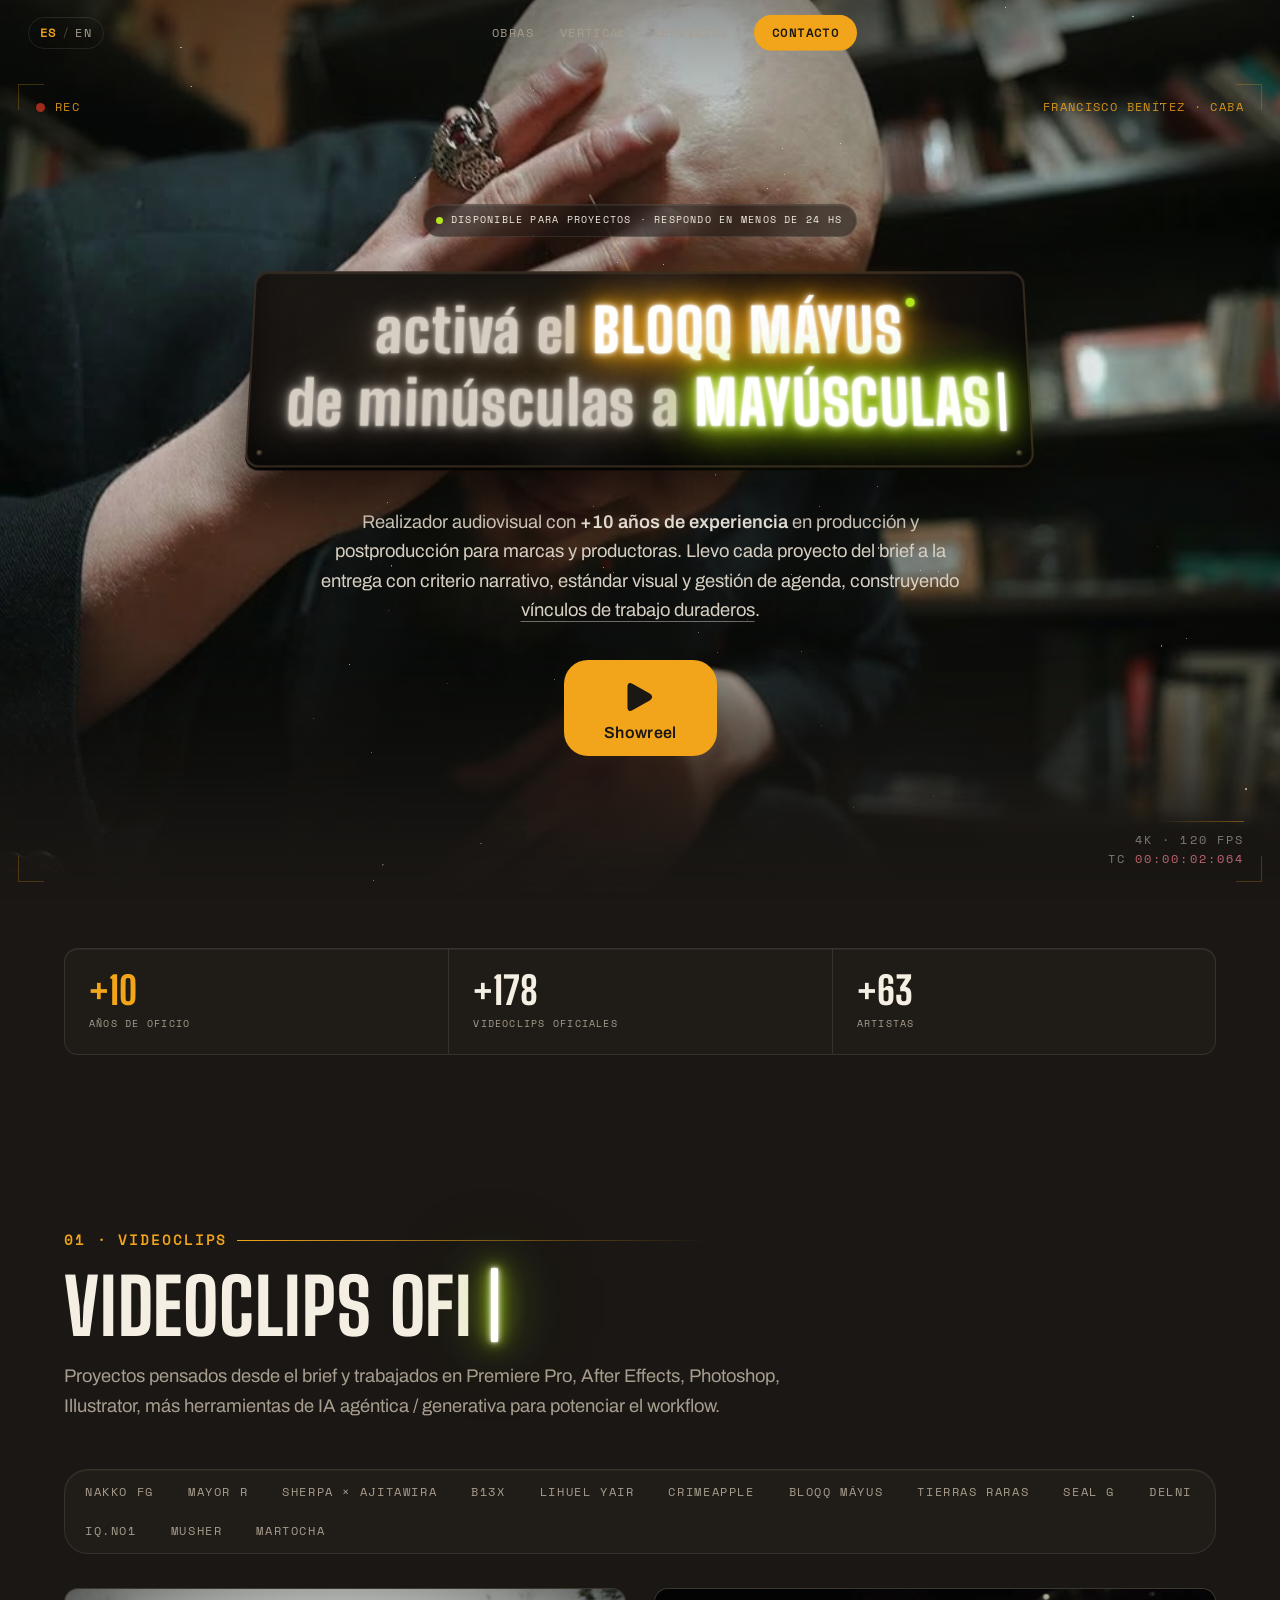
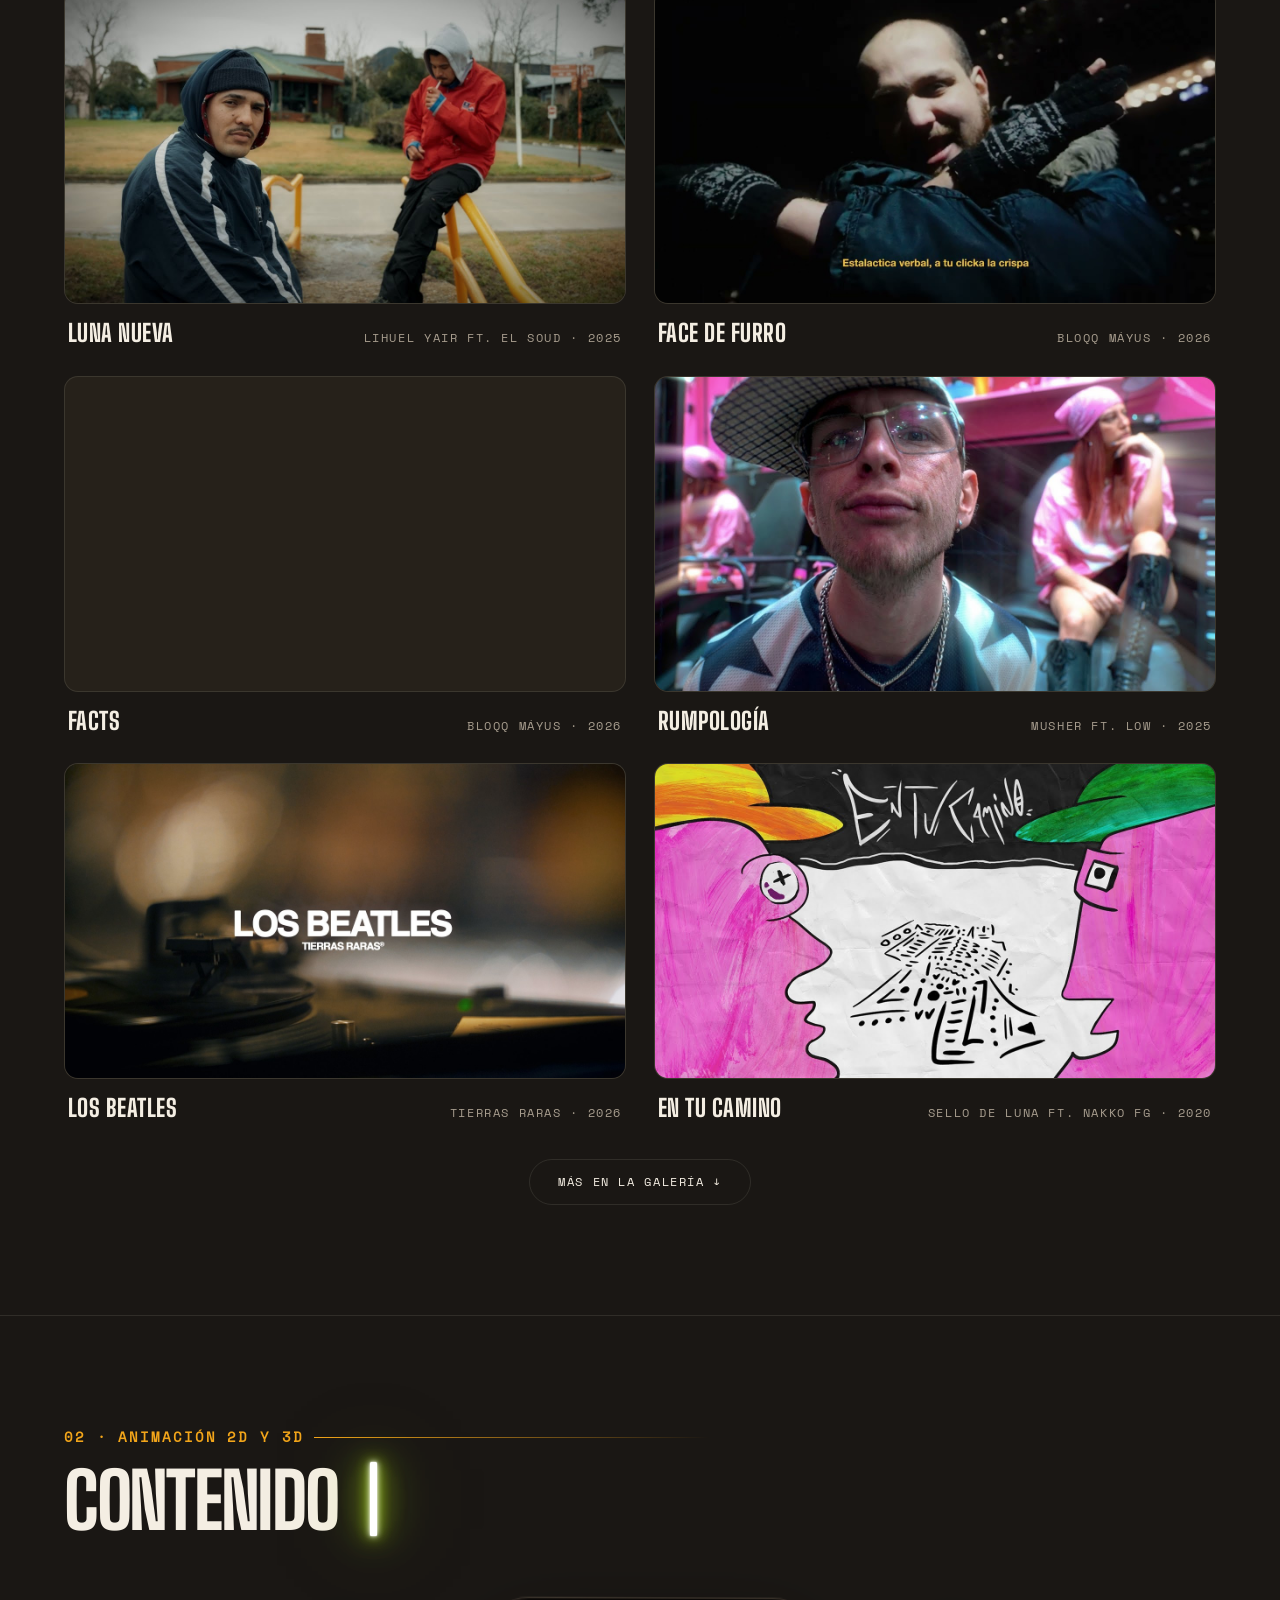
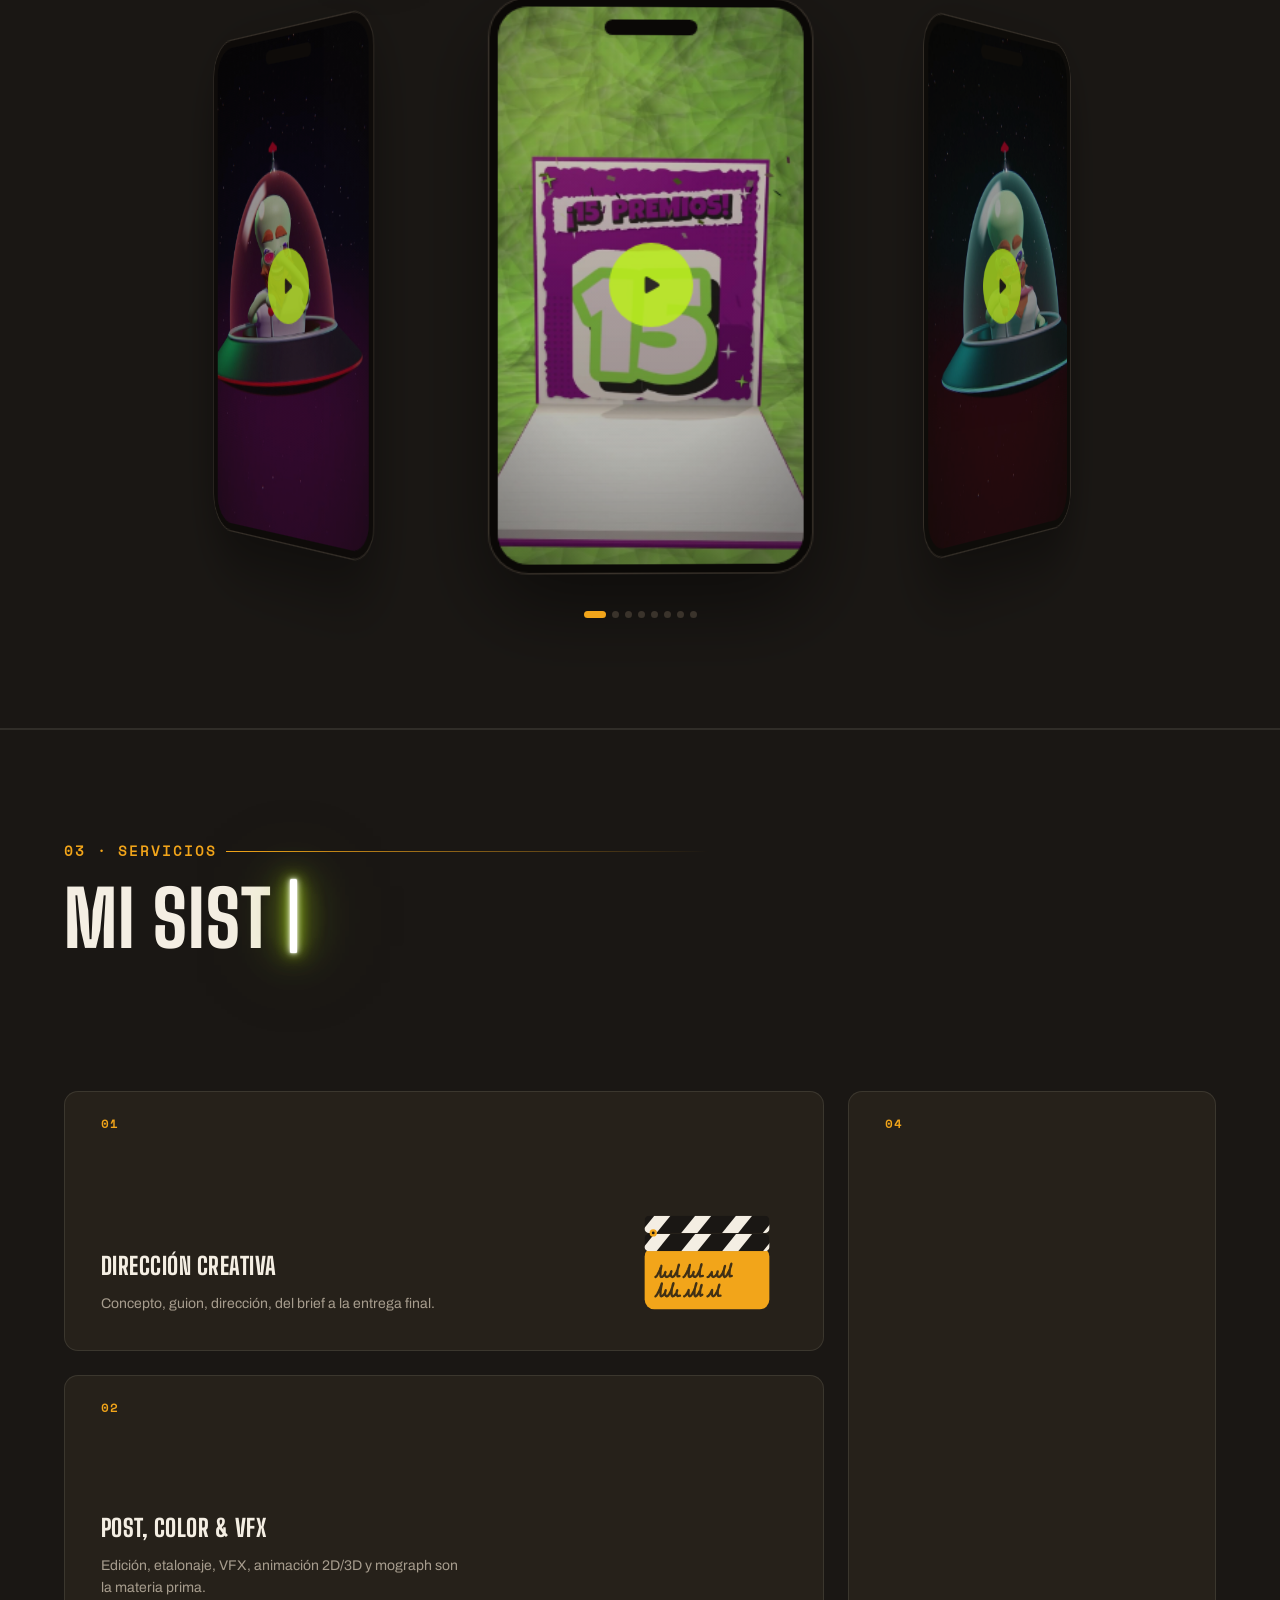
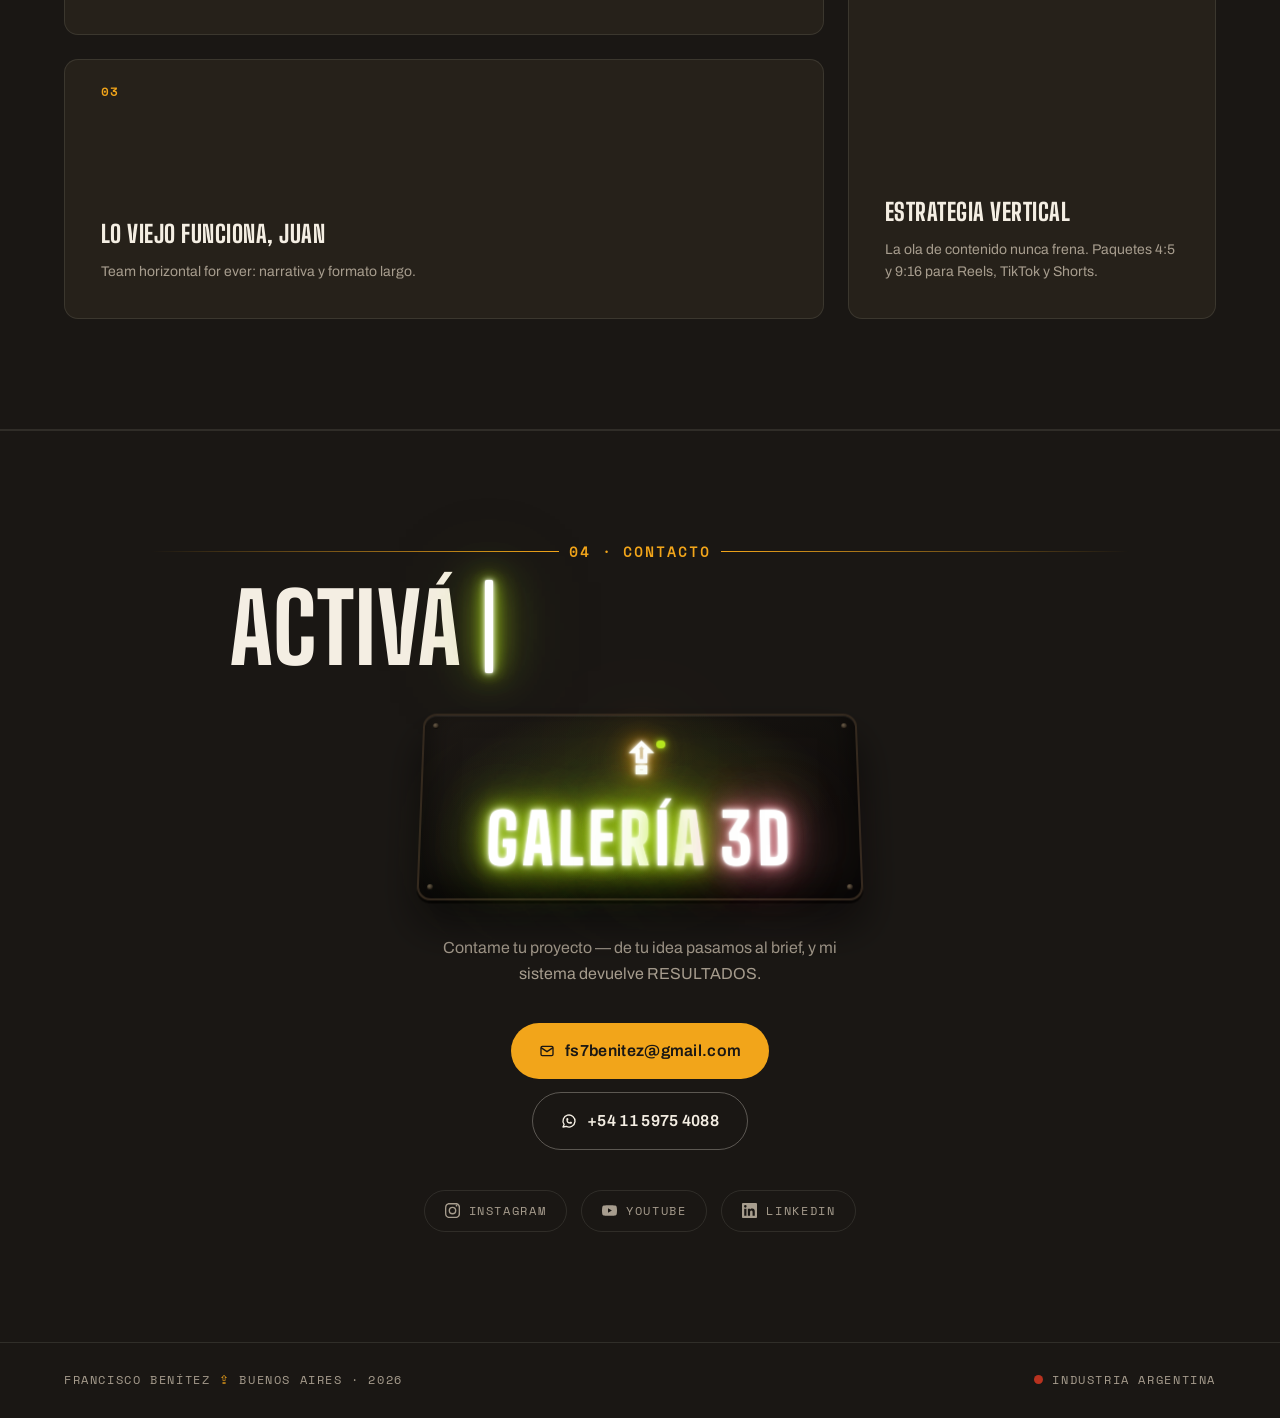
<file: index.html>
<!DOCTYPE html>
<html lang="es">
<head>
<meta charset="UTF-8">
<meta http-equiv="Content-Security-Policy" content="default-src 'self'; script-src 'self' 'unsafe-inline'; style-src 'self' 'unsafe-inline'; img-src 'self' data: blob: https://i.ytimg.com https://bloqqmayus.github.io; media-src 'self' blob: https://bloqqmayus.github.io; font-src 'self'; frame-src 'self' https://www.youtube-nocookie.com https://player.vimeo.com; connect-src 'self' https://api.github.com; object-src 'none'; base-uri 'self'; form-action 'none'">
<meta name="referrer" content="strict-origin-when-cross-origin">
<meta name="viewport" content="width=device-width, initial-scale=1.0">
<title>Francisco Benítez — BLOQQ MÁYUS · Filmmaker &amp; Contenido Vertical</title>
<meta name="description" content="Francisco Benítez, alias BLOQQ MÁYUS: director creativo, rapero y filmmaker argentino. Guión, montaje, edición, VFX, motion graphics y contenido vertical. CABA, Buenos Aires.">
<link rel="canonical" href="https://bloqqmayus.github.io/">
<meta name="theme-color" content="#1A1714">
<meta property="og:type" content="website">
<meta property="og:url" content="https://bloqqmayus.github.io/">
<meta property="og:title" content="Francisco Benítez — BLOQQ MÁYUS · Filmmaker &amp; Contenido Vertical">
<meta property="og:description" content="Director creativo, rapero y filmmaker: guión, montaje, edición, VFX y motion graphics. De tu idea, al RESULTADO. Buenos Aires, Argentina.">
<meta property="og:image" content="https://bloqqmayus.github.io/assets/hero/og-anterior.jpg">
<meta property="og:image:width" content="1200">
<meta property="og:image:height" content="630">
<meta property="og:image:alt" content="Cuadro del showreel de Francisco Benítez (BLOQQ MÁYUS)">
<meta property="og:site_name" content="BLOQQ MÁYUS">
<meta property="og:locale" content="es_AR">
<meta name="twitter:card" content="summary_large_image">
<meta name="twitter:title" content="Francisco Benítez — BLOQQ MÁYUS · Filmmaker">
<meta name="twitter:description" content="Director creativo, rapero y filmmaker: guión, montaje, edición, VFX y motion graphics. De tu idea, al RESULTADO.">
<meta name="twitter:image" content="https://bloqqmayus.github.io/assets/hero/og-anterior.jpg">
<!-- Datos estructurados para buscadores e IAs (schema.org). Si cambian email, teléfono o redes en
     content/site.js, actualizarlos también acá: Google lee esto sin ejecutar JS. -->
<script type="application/ld+json">
{
  "@context": "https://schema.org",
  "@type": "Person",
  "@id": "https://bloqqmayus.github.io/#persona",
  "name": "Francisco Benítez",
  "alternateName": ["BLOQQ MÁYUS", "Bloqq Máyus"],
  "url": "https://bloqqmayus.github.io/",
  "image": "https://bloqqmayus.github.io/assets/hero/og-reel.jpg",
  "jobTitle": "Director creativo y filmmaker",
  "description": "Director creativo, rapero y filmmaker argentino: guion, montaje, edición, VFX, motion graphics y contenido vertical.",
  "knowsAbout": ["Dirección de videoclips", "Edición de video", "Color", "VFX", "Motion graphics", "Animación 2D/3D", "Contenido vertical"],
  "email": "mailto:fs7benitez@gmail.com",
  "telephone": "+54 11 5975 4088",
  "address": { "@type": "PostalAddress", "addressLocality": "Ciudad Autónoma de Buenos Aires", "addressCountry": "AR" },
  "sameAs": [
    "https://instagram.com/bloqqmayus",
    "https://youtube.com/@bloqqmayus",
    "https://www.linkedin.com/in/franciscosben%C3%ADtez/"
  ]
}
</script>
<link rel="preload" href="assets/fonts/big-shoulders-display-latin-800-normal.woff2" as="font" type="font/woff2" crossorigin>
<link rel="preload" href="assets/fonts/archivo-latin-400-normal.woff2" as="font" type="font/woff2" crossorigin>
<link rel="preload" href="assets/fonts/space-mono-latin-400-normal.woff2" as="font" type="font/woff2" crossorigin>
<link rel="icon" href="data:image/svg+xml,%3Csvg xmlns='http://www.w3.org/2000/svg' viewBox='0 0 32 32'%3E%3Crect width='32' height='32' rx='7' fill='%231A1714'/%3E%3Ctext x='16' y='23' font-size='19' font-family='Helvetica,Arial' font-weight='bold' text-anchor='middle' fill='%23F2A51A'%3E%E2%87%AA%3C/text%3E%3Ccircle cx='26' cy='6' r='3' fill='%23B5E61D'/%3E%3C/svg%3E">
<link rel="stylesheet" href="css/tokens.css">
<link rel="stylesheet" href="css/base.css">
<link rel="stylesheet" href="css/nav.css">
<link rel="stylesheet" href="css/hero.css">
<link rel="stylesheet" href="css/proof.css">
<link rel="stylesheet" href="css/work.css">
<link rel="stylesheet" href="css/vertical.css">
<link rel="stylesheet" href="css/services.css">
<link rel="stylesheet" href="css/contact.css">
<link rel="stylesheet" href="css/titles.css">
<link rel="stylesheet" href="css/work-cards.css">
<link rel="stylesheet" href="css/footer.css">
<link rel="stylesheet" href="css/overlays.css">
<link rel="stylesheet" href="css/reveal.css">
</head>
<body class="no-tips">
<canvas id="starfield" aria-hidden="true"></canvas>
<canvas id="starfieldTop" aria-hidden="true"></canvas>

<a class="skip" href="#trabajo">Saltar al contenido</a>

<nav id="nav">
  <div class="nav-in">
    <button type="button" id="langBtn" class="lang" data-lang="es" aria-label="Switch to English"><span class="l-es">ES</span><i>/</i><span class="l-en">EN</span></button>
    <div class="nav-links" id="navLinks">
      <div class="nl-l">
        <a href="#trabajo">Obras</a>
        <a href="#vertical">Vertical</a>
      </div>
      <div class="nl-mid" id="navMid">
        <a class="logo" href="#top" aria-label="Volver arriba"><span class="key">⇪</span></a>
      </div>
      <div class="nl-r">
        <a href="#servicios">Servicios</a>
        <a href="#contacto" class="cta">Contacto</a>
      </div>
    </div>
  </div>
</nav>

<header class="hero" id="top">
  <!-- ══════════ MEDIO DEL HEADER (imagen o video) ══════════════════════════
       Cambiarlo es UNA línea: el src de acá abajo. Atajo:  ./cambiar-hero.sh
       que actualiza esto Y la miniatura de WhatsApp/redes al mismo tiempo.
         · volver a la anterior:  assets/hero/anterior.jpg
         · imagen nueva:          copiá el archivo a assets/hero/ y usá su nombre
         · video:                 descomentá el <video> de abajo y borrá el <img>
         · AHORA: loop del showreel (reel.mp4 en compu, reel-vertical.mp4 en celu
           vertical, por <source media>); la foto anterior.jpg queda para volver
       El zoom suave en loop lo pone la CSS (.hero-img img/video), no el archivo.
       ⚠️ REGLA: si cambia el medio del header, cambia también og:image y
       twitter:image del <head> — es la vista previa al compartir el link.
       ═══════════════════════════════════════════════════════════════════════ -->
  <div class="hero-img">
    <picture><source srcset="assets/hero/anterior.avif" type="image/avif"><source srcset="assets/hero/anterior.webp" type="image/webp"><img src="assets/hero/anterior.jpg" width="1280" height="720" alt="Francisco Benítez mirando a cámara a través de sus dedos" fetchpriority="high" decoding="async"></picture>
    <!-- <video src="assets/hero/clip.mp4" poster="assets/hero/bloqq-bg.jpg" autoplay muted loop playsinline></video> -->
  </div>
  <div class="cam" aria-hidden="true"><span class="cam-c tl"></span><span class="cam-c tr"></span><span class="cam-c bl"></span><span class="cam-c br"></span></div>
  <div class="rec"><span class="rec-l"><i></i> REC</span><span class="rec-r">FRANCISCO BENÍTEZ · CABA</span></div>
  <div class="hero-in">
    <a class="avail" href="#contacto"><i aria-hidden="true"></i>Disponible para proyectos <span>· respondo en menos de 24 HS</span></a>
    <h1 class="hero-neon" id="heroNeon">
      <span class="hn-box">
        <span class="hn-screw bl"></span><span class="hn-screw br"></span>
        <span class="hn-row"><span class="hn-low">activá el</span> <span class="hn-tube hn-amber">BLOQQ MÁYUS</span></span>
        <span class="hn-row"><span class="hn-low">de minúsculas a</span> <span class="hn-tube hn-acid">MAYÚSCULAS</span></span>
      </span>
    </h1>
    <p class="hero-sub">Realizador audiovisual con <b>+10 años de experiencia</b> en producción y postproducción para marcas y productoras.<span class="ht-long"> Llevo cada proyecto del brief a la entrega con criterio narrativo, estándar visual y gestión de agenda, construyendo <span class="hs-u">vínculos de trabajo duraderos</span>.</span><span class="ht-short"> Del brief a la entrega, con criterio narrativo y gestión de agenda.</span></p>
    <div class="hero-cta">
      <button class="btn" id="showreelBtn">
        <svg viewBox="5.86 2.28 15.28 19.45" fill="currentColor" aria-hidden="true"><path transform="translate(13.5 12) scale(1.167) translate(-13.5 -12)" d="M8 7.7Q8 5 10.354 6.319L17.186 10.144Q20.5 12 17.186 13.856L10.354 17.681Q8 19 8 16.3Z"/></svg>
        <span>Showreel</span>
      </button>
    </div>
  </div>
  <div class="hero-meta">4K · 120 FPS<br>TC <b id="tc">00:00:00:00</b></div>
  <div class="scroll-cue tip" id="scrollCue" aria-hidden="true"><span>Deslizá</span><i></i></div>
</header>

<main>
  <!-- ============ PRUEBA SOCIAL · cifras + artistas (se completan solos desde content/site.js) ============ -->
  <section class="proof" id="proof" aria-label="El laburo en números">
    <div class="wrap">
      <!-- videoclips y artistas = lo cargado en content/site.js + una base fija (data-base): trabajos que no están subidos -->
      <dl class="stats">
        <div class="stat reveal"><dt>años de oficio</dt><dd data-count="10" data-prefix="+">+10</dd></div>
        <div class="stat reveal"><dt>videoclips oficiales</dt><dd data-count-from="films" data-base="150" data-prefix="+">+176</dd></div>
        <div class="stat reveal"><dt>artistas</dt><dd data-count-from="artists" data-base="50" data-prefix="+">+62</dd></div>
      </dl>
    </div>
  </section>

  <!-- ============ 01 · TRABAJO · VIDEOCLIPS ============ -->
  <section id="trabajo">
    <div class="wrap">
      <div class="sec-head reveal">
        <div class="kicker"><b>01 ·</b> Videoclips</div>
        <h2>Videoclips oficiales</h2>
        <p class="sec-desc">Proyectos pensados desde el brief y trabajados en Premiere Pro, After Effects, Photoshop, Illustrator, más herramientas de IA agéntica / generativa para potenciar el workflow.</p>
      </div>
      <div class="filters reveal" id="filters"></div>
      <div class="work-grid" id="workGrid"></div>
      <div class="work-more" id="workMore"><button type="button" id="moreBtn" aria-label="Ir a Contacto y abrir la Galería 3D">Más en la Galería ↓</button></div>
    </div>
  </section>

  <!-- ============ 02 · 3D · HDP ANDO BAIRES + CHECHA RIFA ============ -->
  <section id="vertical" class="vertical">
    <div class="wrap">
      <div class="sec-head reveal" style="margin-bottom:26px">
        <div class="kicker"><b>02 ·</b> Animación 2D y 3D</div>
        <h2 class="h-big">Contenido vertical</h2>
      </div>
    </div>
    <div class="wheel-wrap reveal">
      <div class="wheel-stage" id="wheelStage">
        <div class="wheel-rotor" id="wheelRotor"></div>
      </div>
    </div>
    <div class="wrap wheel-foot">
      <div class="wheel-dots" id="wheelDots" aria-label="Elegir pieza de la rueda"></div>
      <span class="wheel-hint tip">click en una preview = ver con sonido</span>
    </div>
  </section>

  <!-- ============ 04 · HANGAR · SERVICIOS ============ -->
  <section id="servicios" class="servicios">
    <div class="wrap">
      <div class="sec-head reveal">
        <div class="kicker"><b>03 ·</b> Servicios</div>
        <h2>Mi sistema,<br>tus resultados. <span class="h2-hint tip">(Clickeá una)</span></h2>
      </div>
      <div class="serv-grid">
        <button type="button" class="serv reveal" data-lt="direccion">
          <span class="serv-no">01</span>
          <span class="serv-ico"><svg class="ic ic-clap" viewBox="0 0 160 120" aria-hidden="true"><defs><clipPath id="svClA"><rect x="22" y="23" width="116" height="16" rx="4"/></clipPath><clipPath id="svClB"><rect x="22" y="40" width="116" height="16" rx="4"/></clipPath></defs><g class="cl"><g class="cl-body"><rect x="22" y="52" width="116" height="58" rx="9" fill="#F2A51A"/><g fill="none" stroke="#1A1714" stroke-width="2.1" stroke-linecap="round" stroke-linejoin="round" opacity=".82"><path d="M32.0 80.0 L32.8 79.5 L33.9 78.0 L35.0 75.9 L36.0 73.6 L36.8 71.5 L37.4 70.1 L37.6 69.5 L37.5 70.1 L37.3 71.5 L36.9 73.6 L36.7 75.9 L36.6 78.0 L36.8 79.5 L37.3 80.0 L38.3 79.8 L39.2 79.1 L40.1 78.2 L40.8 77.1 L41.2 76.2 L41.4 75.6 L41.3 75.3 L41.1 75.6 L40.9 76.2 L40.8 77.1 L40.9 78.2 L41.3 79.1 L41.9 79.8 L42.7 80.0 L43.6 79.7 L44.6 79.0 L45.5 77.9 L46.3 76.7 L46.7 75.6 L46.9 74.9 L46.9 74.6 L46.7 74.9 L46.4 75.6 L46.3 76.7 L46.3 77.9 L46.6 79.0 L47.2 79.7 L48.0 80.0 L49.1 79.4 L50.3 77.8 L51.5 75.5 L52.6 73.0 L53.4 70.6 L53.9 69.0 L53.9 68.5 L53.6 69.0 L53.2 70.6 L52.7 73.0 L52.4 75.5 L52.3 77.8 L52.6 79.4 L54.4 79.1"/><path d="M58.2 80.0 L59.1 79.4 L60.1 77.9 L61.3 75.6 L62.4 73.1 L63.3 70.8 L63.8 69.3 L64.1 68.7 L64.0 69.3 L63.7 70.8 L63.3 73.1 L63.0 75.6 L62.9 77.9 L63.1 79.4 L63.6 80.0 L64.5 79.8 L65.5 79.1 L66.4 78.1 L67.1 77.1 L67.5 76.1 L67.7 75.4 L67.6 75.2 L67.4 75.4 L67.2 76.1 L67.1 77.1 L67.2 78.1 L67.5 79.1 L68.1 79.8 L68.9 80.0 L70.0 79.4 L71.2 77.8 L72.5 75.4 L73.6 72.7 L74.4 70.4 L74.9 68.7 L74.9 68.1 L74.6 68.7 L74.2 70.4 L73.7 72.7 L73.3 75.4 L73.2 77.8 L73.6 79.4 L76.2 78.9"/><path d="M80.5 80.0 L81.3 79.8 L82.1 79.1 L82.8 78.2 L83.5 77.2 L84.0 76.3 L84.3 75.6 L84.5 75.4 L84.5 75.6 L84.5 76.3 L84.4 77.2 L84.5 78.2 L84.8 79.1 L85.2 79.8 L85.8 80.0 L86.8 79.7 L87.8 79.0 L88.7 78.0 L89.4 76.8 L89.8 75.8 L90.0 75.0 L90.0 74.8 L89.8 75.0 L89.6 75.8 L89.4 76.8 L89.5 78.0 L89.8 79.0 L90.4 79.7 L91.2 80.0 L92.2 79.5 L93.4 78.1 L94.6 76.0 L95.6 73.7 L96.3 71.6 L96.7 70.2 L96.8 69.6 L96.5 70.2 L96.1 71.6 L95.7 73.7 L95.4 76.0 L95.4 78.1 L95.8 79.5 L96.5 80.0 L97.6 79.4 L98.8 77.7 L100.1 75.2 L101.3 72.4 L102.2 69.9 L102.6 68.2 L102.7 67.6 L102.4 68.2 L101.9 69.9 L101.4 72.4 L101.0 75.2 L100.9 77.7 L101.2 79.4 L103.1 78.9"/><path d="M32.0 98.0 L32.8 97.4 L33.9 95.7 L35.1 93.3 L36.3 90.6 L37.2 88.2 L37.8 86.5 L38.0 85.9 L38.0 86.5 L37.6 88.2 L37.2 90.6 L36.8 93.3 L36.7 95.7 L36.8 97.4 L37.3 98.0 L38.3 97.7 L39.3 96.9 L40.2 95.8 L41.0 94.5 L41.4 93.4 L41.6 92.6 L41.6 92.3 L41.4 92.6 L41.2 93.4 L41.0 94.5 L41.0 95.8 L41.3 96.9 L41.9 97.7 L42.7 98.0 L43.7 97.4 L45.0 95.7 L46.3 93.2 L47.4 90.4 L48.3 88.0 L48.8 86.2 L48.8 85.6 L48.5 86.2 L48.0 88.0 L47.5 90.4 L47.1 93.2 L47.0 95.7 L47.3 97.4 L48.0 98.0 L49.0 97.7 L50.0 96.9 L50.9 95.8 L51.7 94.5 L52.1 93.3 L52.3 92.5 L52.3 92.2 L52.1 92.5 L51.9 93.3 L51.7 94.5 L51.7 95.8 L52.0 96.9 L52.6 97.7 L54.9 97.3"/><path d="M58.7 98.0 L59.4 97.7 L60.3 96.9 L61.1 95.7 L61.9 94.4 L62.5 93.2 L62.8 92.3 L63.0 92.0 L63.0 92.3 L62.9 93.2 L62.8 94.4 L62.8 95.7 L63.0 96.9 L63.4 97.7 L64.0 98.0 L65.1 97.4 L66.3 95.7 L67.6 93.2 L68.8 90.4 L69.6 87.9 L70.1 86.2 L70.1 85.6 L69.9 86.2 L69.4 87.9 L68.8 90.4 L68.4 93.2 L68.3 95.7 L68.6 97.4 L69.3 98.0 L70.4 97.5 L71.6 96.0 L72.8 93.8 L73.8 91.5 L74.6 89.3 L75.0 87.8 L75.0 87.3 L74.7 87.8 L74.3 89.3 L73.9 91.5 L73.6 93.8 L73.6 96.0 L74.0 97.5 L75.7 96.5"/><path d="M80.4 98.0 L81.2 97.7 L82.0 96.9 L82.9 95.7 L83.7 94.3 L84.2 93.1 L84.6 92.3 L84.8 92.0 L84.8 92.3 L84.7 93.1 L84.6 94.3 L84.6 95.7 L84.8 96.9 L85.2 97.7 L85.8 98.0 L86.8 97.5 L88.0 95.9 L89.2 93.7 L90.3 91.3 L91.1 89.1 L91.5 87.6 L91.5 87.0 L91.2 87.6 L90.8 89.1 L90.3 91.3 L90.0 93.7 L90.0 95.9 L90.4 97.5 L92.6 97.4"/></g><g clip-path="url(#svClB)"><rect x="22" y="40" width="116" height="16" fill="#1A1714"/><path d="M18 56L31 40H46L33 56Z" fill="#F4EEE3"/><path d="M56 56L69 40H84L71 56Z" fill="#F4EEE3"/><path d="M94 56L107 40H122L109 56Z" fill="#F4EEE3"/><path d="M132 56L145 40H160L147 56Z" fill="#F4EEE3"/></g><g class="cl-arm"><g clip-path="url(#svClA)"><rect x="22" y="23" width="116" height="16" fill="#1A1714"/><path d="M18 39L31 23H46L33 39Z" fill="#F4EEE3"/><path d="M56 39L69 23H84L71 39Z" fill="#F4EEE3"/><path d="M94 39L107 23H122L109 39Z" fill="#F4EEE3"/><path d="M132 39L145 23H160L147 39Z" fill="#F4EEE3"/></g><circle cx="30" cy="39" r="3.4" fill="#F2A51A"/><circle cx="30" cy="39" r="1.3" fill="#1A1714"/></g></g></g></svg></span>
          <h3>Dirección creativa</h3>
          <p>Concepto, guion, dirección, del brief a la entrega final.</p>
        </button>
        <button type="button" class="serv reveal" data-lt="post">
          <span class="serv-no">02</span>
          <span class="serv-ico"><svg class="ic ic-tl" viewBox="0 0 160 120" aria-hidden="true"><g class="tl-st"><rect x="12" y="16" width="136" height="90" rx="12" fill="#38302A"/><path d="M12 28a12 12 0 0 1 12-12h112a12 12 0 0 1 12 12v10H12z" fill="#453B32"/><g fill="#F4EEE3"><circle cx="26" cy="27" r="2.6" opacity=".45"/><circle cx="35" cy="27" r="2.6" opacity=".45"/><circle cx="44" cy="27" r="2.6" opacity=".45"/><g opacity=".3"><rect x="64" y="23" width="2" height="8" rx="1"/><rect x="73" y="23" width="2" height="8" rx="1"/><rect x="82" y="23" width="2" height="8" rx="1"/><rect x="91" y="23" width="2" height="8" rx="1"/><rect x="100" y="23" width="2" height="8" rx="1"/><rect x="109" y="23" width="2" height="8" rx="1"/><rect x="118" y="23" width="2" height="8" rx="1"/><rect x="127" y="23" width="2" height="8" rx="1"/><rect x="136" y="23" width="2" height="8" rx="1"/></g></g><g fill="#1F1A14"><rect x="22" y="48" width="116" height="12" rx="6"/><rect x="22" y="64" width="116" height="12" rx="6"/><rect x="22" y="80" width="116" height="12" rx="6"/></g></g><rect class="tl-b" style="--d:.3s" x="22" y="48" width="40" height="12" rx="6" fill="#F2A51A"/><rect class="tl-b" style="--d:.42s" x="62" y="64" width="42" height="12" rx="6" fill="#F4EEE3"/><rect class="tl-b" style="--d:.54s" x="104" y="80" width="34" height="12" rx="6" fill="#F2A51A"/><g class="tl-ph"><rect x="-1.4" y="38" width="2.8" height="66" rx="1.4" fill="#B5E61D"/><path d="M-7 30h14v9l-7 7l-7-7z" fill="#B5E61D" stroke="#B5E61D" stroke-width="2" stroke-linejoin="round"/></g></svg></span>
          <h3>Post, Color &amp; VFX</h3>
          <p>Edición, etalonaje, VFX, animación 2D/3D y mograph son la materia prima.</p>
        </button>
        <button type="button" class="serv reveal" data-lt="viejo">
          <span class="serv-no">03</span>
          <span class="serv-ico"><svg class="ic ic-car" viewBox="0 0 250 120" role="img" aria-label="Torino"><defs><radialGradient id="svSmoke"><stop offset="0" stop-color="#B5E61D" stop-opacity=".9"/><stop offset="1" stop-color="#B5E61D" stop-opacity="0"/></radialGradient><clipPath id="svCarClip"><path d="M3 17H6.1A4.9 4.9 0 0 1 15.9 17H31.1A4.9 4.9 0 0 1 40.9 17H45.5V12.2Q45.5 10.9 44 10.7L36.4 10.1L32.4 5.7H22.6L17.8 11L4.8 11.7Q3 11.9 3 13.4Z"/></clipPath></defs><g transform="translate(0 12) scale(4)"><g class="car-smoke"><circle cx="46.6" cy="17.9" r="1.20" fill="url(#svSmoke)" style="--dx:6.0px;--dy:-3.4px;--s:2.2;--d:0.50s"/><circle cx="46.6" cy="17.9" r="1.35" fill="url(#svSmoke)" style="--dx:8.0px;--dy:-5.5px;--s:2.6;--d:0.75s"/><circle cx="46.6" cy="17.9" r="1.50" fill="url(#svSmoke)" style="--dx:10.5px;--dy:-3px;--s:2.4;--d:1.00s"/><circle cx="46.6" cy="17.9" r="1.20" fill="url(#svSmoke)" style="--dx:12.0px;--dy:-6.5px;--s:2.9;--d:1.25s"/><circle cx="46.6" cy="17.9" r="1.35" fill="url(#svSmoke)" style="--dx:14.0px;--dy:-4px;--s:2.7;--d:1.50s"/><circle cx="46.6" cy="17.9" r="1.50" fill="url(#svSmoke)" style="--dx:15.0px;--dy:-7px;--s:3.0;--d:1.75s"/><circle cx="46.6" cy="17.9" r="1.20" fill="url(#svSmoke)" style="--dx:7.5px;--dy:-4.4px;--s:2.2;--d:2.00s"/><circle cx="46.6" cy="17.9" r="1.35" fill="url(#svSmoke)" style="--dx:9.5px;--dy:-6.5px;--s:2.6;--d:2.25s"/><circle cx="46.6" cy="17.9" r="1.50" fill="url(#svSmoke)" style="--dx:12.0px;--dy:-4px;--s:2.4;--d:2.50s"/><circle cx="46.6" cy="17.9" r="1.20" fill="url(#svSmoke)" style="--dx:13.5px;--dy:-7.5px;--s:2.9;--d:2.75s"/><circle cx="46.6" cy="17.9" r="1.35" fill="url(#svSmoke)" style="--dx:15.5px;--dy:-5px;--s:2.7;--d:3.00s"/><circle cx="46.6" cy="17.9" r="1.50" fill="url(#svSmoke)" style="--dx:16.5px;--dy:-8px;--s:3.0;--d:3.25s"/></g><g class="car-run"><ellipse cx="24" cy="20.7" rx="22" ry="1.1" fill="#000" opacity=".28"/><g class="car-body"><path d="M3 17H6.1A4.9 4.9 0 0 1 15.9 17H31.1A4.9 4.9 0 0 1 40.9 17H45.5V12.2Q45.5 10.9 44 10.7L36.4 10.1L32.4 5.7H22.6L17.8 11L4.8 11.7Q3 11.9 3 13.4Z" fill="#92504A"/><g clip-path="url(#svCarClip)"><rect x="0" y="14" width="50" height="8" fill="#6F3A36"/><path d="M0 11.6L18 11L22.6 5.7H32.4L36.4 10.1L50 10.7V8H0Z" fill="#A8605A" opacity=".55"/></g><path d="M19.8 10.4L23.3 6.9H31.4L34.4 10.4Z" fill="#2A2220"/><path d="M21.6 10.1L24.5 7.4H27L23.8 10.1Z" fill="#F4EEE3" opacity=".25"/><path d="M27.4 6.9V10.4" stroke="#92504A" stroke-width=".9"/><rect x="5" y="13.5" width="39" height=".5" rx=".25" fill="#E9D9CF" opacity=".6"/><circle cx="4.9" cy="13" r="1.5" fill="#D8DCE0"/><circle cx="4.9" cy="13" r=".95" fill="#F4EEE3"/><rect x="1.6" y="15.3" width="4.8" height="1.5" rx=".7" fill="#DDE1E5"/><rect x="43.4" y="15.3" width="3.6" height="1.5" rx=".7" fill="#DDE1E5"/><rect x="44.5" y="12" width="1.1" height="2.2" rx=".5" fill="#B8321F"/></g><path d="M6.1 17A4.9 4.9 0 0 1 15.9 17Z" fill="#14110E"/><path d="M31.1 17A4.9 4.9 0 0 1 40.9 17Z" fill="#14110E"/><g class="wheel"><circle cx="11" cy="17" r="3.6" fill="#14110E"/><circle cx="11" cy="17" r="2.4" fill="#C9CED2"/><path d="M11 15.2V18.8M9.2 17H12.8" stroke="#7E858B" stroke-width=".45" stroke-linecap="round"/><circle cx="11" cy="17" r=".9" fill="#E4E8EB"/></g><g class="wheel"><circle cx="36" cy="17" r="3.6" fill="#14110E"/><circle cx="36" cy="17" r="2.4" fill="#C9CED2"/><path d="M36 15.2V18.8M34.2 17H37.8" stroke="#7E858B" stroke-width=".45" stroke-linecap="round"/><circle cx="36" cy="17" r=".9" fill="#E4E8EB"/></g></g></g></svg></span>
          <h3>Lo viejo funciona, Juan</h3>
          <p>Team horizontal for ever: narrativa y formato largo.</p>
        </button>
        <button type="button" class="serv reveal" data-lt="vertical">
          <span class="serv-no">04</span>
          <span class="serv-ico"><svg class="ic ic-ph" viewBox="0 0 160 120" aria-hidden="true"><g class="ph-l"><rect x="6" y="34" width="46" height="57.5" rx="8" fill="#F4EEE3"/><circle cx="29" cy="58" r="10" fill="#1A1714"/><path transform="translate(29 58) scale(1.05)" d="M-2.6 -4.4Q-2.6 -5.8 -1.2 -5L4.4 -1.2Q5.6 0 4.4 1.2L-1.2 5Q-2.6 5.8 -2.6 4.4Z" fill="#F4EEE3"/><rect x="13" y="79" width="32" height="4" rx="2" fill="#F2A51A" opacity=".35"/><rect x="13" y="79" width="18" height="4" rx="2" fill="#F2A51A"/></g><g class="ph-r"><rect x="108" y="34" width="46" height="57.5" rx="8" fill="#4A4036"/><circle cx="131" cy="58" r="10" fill="#F2A51A"/><path transform="translate(131 58) scale(1.05)" d="M-2.6 -4.4Q-2.6 -5.8 -1.2 -5L4.4 -1.2Q5.6 0 4.4 1.2L-1.2 5Q-2.6 5.8 -2.6 4.4Z" fill="#1A1714"/><rect x="115" y="79" width="32" height="4" rx="2" fill="#F4EEE3" opacity=".35"/><rect x="115" y="79" width="10" height="4" rx="2" fill="#F4EEE3"/></g><g class="ph-f"><rect x="51" y="8" width="58" height="104" rx="12" fill="#F2A51A"/><rect x="69" y="15" width="22" height="4.5" rx="2.2" fill="#1A1714" opacity=".5"/><circle cx="80" cy="56" r="15" fill="#1A1714"/><path d="M76 49.5Q76 47.5 77.8 48.6L87.2 54.1Q89 56 87.2 57.9L77.8 63.4Q76 64.5 76 62.5Z" fill="#B5E61D"/><rect x="61" y="86" width="38" height="5" rx="2.5" fill="#1A1714" opacity=".6"/><rect x="61" y="96" width="24" height="5" rx="2.5" fill="#1A1714" opacity=".3"/></g><path class="ph-sp sp1" d="M139 9 Q141.2 17.8 150 20 Q141.2 22.2 139 31 Q136.8 22.2 128 20 Q136.8 17.8 139 9Z" fill="#B5E61D"/><path class="ph-sp sp2" d="M20 100 Q21.6 106.4 28 108 Q21.6 109.6 20 116 Q18.4 109.6 12 108 Q18.4 106.4 20 100Z" fill="#B5E61D"/><path class="ph-sp sp3" d="M148 94 Q149.2 98.8 154 100 Q149.2 101.2 148 106 Q146.8 101.2 142 100 Q146.8 98.8 148 94Z" fill="#B5E61D"/></svg></span>
          <h3>Estrategia Vertical</h3>
          <p>La ola de contenido nunca frena. Paquetes 4:5 y 9:16 para Reels, TikTok y Shorts.</p>
        </button>
      </div>
    </div>
  </section>

  <!-- ============ 05 · CONTACTO ============ -->
  <section id="contacto" class="contact">
    <div class="wrap reveal" id="contactBox">
      <div class="kicker"><b>04 ·</b> Contacto</div>
      <h2>activá el <span class="nw">bloqq <em>MÁYUS</em></span></h2>
      <button class="neon" id="ledBtn" aria-label="Abrir la Galería 3D" title="Abrir la Galería 3D">
        <span class="neon-box">
          <span class="neon-screw tl"></span><span class="neon-screw tr"></span>
          <span class="neon-screw bl"></span><span class="neon-screw br"></span>
          <span class="neon-sub" aria-hidden="true"><i class="neon-cap">⇪</i></span>
          <span class="neon-tube"><span class="neon-word">GALER<span class="neon-buzz">Í</span>A</span><span class="neon-3d">3D</span></span>
        </span>
      </button>
      <p>Contame tu proyecto — de tu idea pasamos al brief, y mi sistema devuelve RESULTADOS.</p>
      <div class="contact-cta">
<a class="btn" id="mailBtn" href="mailto:fs7benitez@gmail.com">
          <svg viewBox="0 0 24 24" fill="none" stroke="currentColor" stroke-width="2"><rect x="3" y="5" width="18" height="14" rx="2"/><path d="M3 7l9 6 9-6"/></svg>
          <span data-bind="email">fs7benitez@gmail.com</span>
          <span class="copy-tip" role="status" aria-live="polite"></span>
        </a>
        <a class="btn btn-ghost" id="phoneBtn" data-net="whatsapp" href="tel:+541159754088">
          <svg viewBox="0 0 24 24" fill="none" stroke="currentColor" stroke-width="2" stroke-linecap="round" stroke-linejoin="round"><path d="M3 21l1.65-3.8a9 9 0 1 1 3.4 2.9L3 21"/><path d="M9 10a.5.5 0 0 0 1 0V9a.5.5 0 0 0-1 0v1a5 5 0 0 0 5 5h1a.5.5 0 0 0 0-1h-1a.5.5 0 0 0 0 1"/></svg>
          <span data-bind="phone">+54 11 5975 4088</span>
        </a>
      </div>
      <div class="socials" id="socials"></div>
    </div>
  </section>
</main>

<footer>
  <div class="wrap foot">
    <span><span data-bind="name">Francisco Benítez</span> <i>⇪</i> Buenos Aires · <span id="copyYear">2026</span></span>
    <span class="foot-ind"><i></i> INDUSTRIA ARGENTINA</span>
  </div>
</footer>

<!-- Galería 3D · función oficial: la activa la flecha de la sección contacto -->
<div id="galBox" aria-hidden="true">
  <iframe id="galFrame" title="Galería 3D — BLOQQ MÁYUS" allow="autoplay; fullscreen"></iframe>
  <button type="button" id="galX" aria-label="Cerrar galería"><svg viewBox="0 0 24 24"><path d="M6 6l12 12M18 6L6 18"/></svg></button>
</div>

<!-- previsualización limpia de reels: fondo 65% + video al centro ya reproduciendo, sin controles -->
<div id="rlBox" aria-hidden="true">
  <div id="rlBg"></div>
  <video id="rlVideo" playsinline loop preload="auto"></video>
</div>

<!-- mesa de luz por categoría (Toolbox): superficie clara con piezas de la categoría -->
<div id="ltBox" aria-hidden="true">
  <div id="ltBg"></div>
  <div id="ltPanel" role="dialog" aria-modal="true" aria-label="Mesa de luz">
    <div id="ltHead">
      <span id="ltTitle"></span>
      <span id="ltCount"></span>
      <button id="ltX" aria-label="Cerrar mesa de luz">✕</button>
    </div>
    <div id="ltDesc"></div>
    <div id="ltGrid"></div>
  </div>
</div>

<!-- ============ MODAL ============ -->
<div class="modal" id="modal" role="dialog" aria-modal="true">
  <div class="modal-bg" id="modalBg"></div>
  <div class="modal-box">
    <button class="modal-x" id="modalX" aria-label="Cerrar">✕</button>
    <div class="modal-media" id="modalMedia"></div>
    <div class="modal-cap"><h3 id="modalTitle"></h3><span class="mono" id="modalMeta"></span><a id="modalExt" class="ext" target="_blank" rel="noopener noreferrer" hidden>Ver en YouTube ↗</a><dl class="modal-facts" id="modalFacts" hidden></dl></div>
    <div class="modal-hint tip" id="modalHint"></div>
  </div>
</div>

<script src="js/core.js"></script>
<script src="js/i18n.js"></script>
<script src="content/site.js"></script>
<script src="js/bind.js"></script>
<script src="js/thumbs.js"></script>
<script src="js/starfield.js"></script>
<script src="js/work-grid.js"></script>
<script src="js/reels.js"></script>
<script src="js/wheel.js"></script>
<script src="js/reel-preview.js"></script>
<script src="js/lighttables.js"></script>
<script src="js/reel-order.js"></script>
<script src="js/modal.js"></script>
<script src="js/gallery.js"></script>
<script src="js/layers.js"></script>
<script src="js/nav.js"></script>
<script src="js/services.js"></script>
<script src="js/effects.js"></script>
<script src="js/work-cards.js"></script>
<script src="js/proof.js"></script>
<script src="js/main.js"></script>
</body>
</html>
</file>
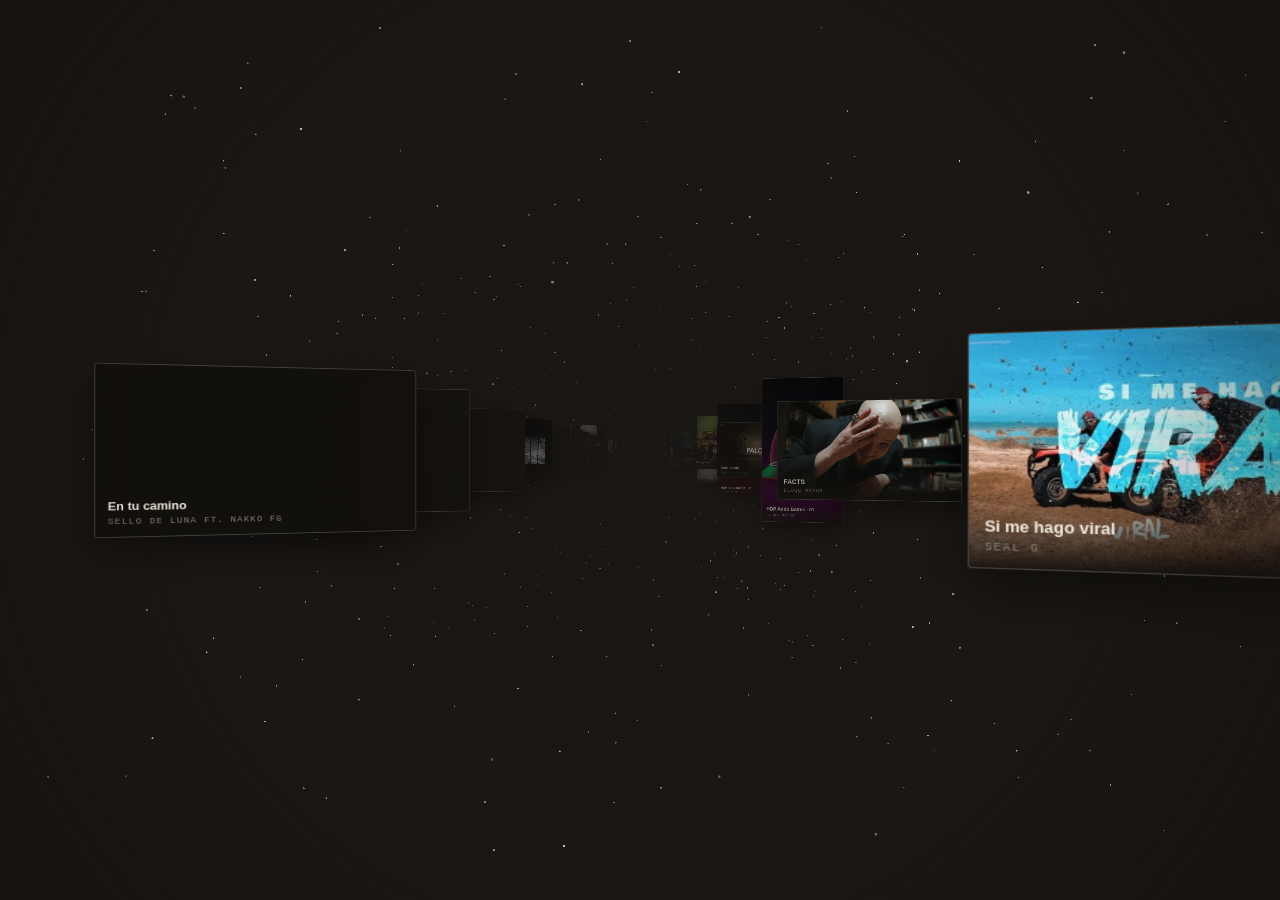
<file: lab/vortex/index.html>
<!doctype html>
<html lang="es">
<head>
<meta charset="utf-8">
<meta http-equiv="Content-Security-Policy" content="default-src 'self'; script-src 'self' 'unsafe-inline'; style-src 'self' 'unsafe-inline'; img-src 'self' data: blob: https://i.ytimg.com https://bloqqmayus.github.io; media-src 'self' blob: https://bloqqmayus.github.io; font-src 'self'; frame-src https://www.youtube-nocookie.com; connect-src 'self'; object-src 'none'; base-uri 'self'; form-action 'none'">
<meta name="viewport" content="width=device-width, initial-scale=1, viewport-fit=cover">
<link rel="icon" href="data:image/svg+xml,%3Csvg xmlns='http://www.w3.org/2000/svg' viewBox='0 0 32 32'%3E%3Crect width='32' height='32' rx='7' fill='%231A1714'/%3E%3Ctext x='16' y='23' font-size='19' font-family='Helvetica,Arial' font-weight='bold' text-anchor='middle' fill='%23F2A51A'%3E%E2%87%AA%3C/text%3E%3Ccircle cx='26' cy='6' r='3' fill='%23B5E61D'/%3E%3C/svg%3E">
<title>GALERÍA 3D — BLOQQ MÁYUS</title>
<style>
  :root{
    --hollin:#1A1714; --carbon:#12100D; --brasa:#B8321F; --ambar:#F2A51A;
    --rodo:#D9737F; --hueso:#F4EEE3; --acid:#B5E61D; --mut:#8A8177;
    --mono:"SFMono-Regular",Consolas,"Liberation Mono",Menlo,monospace;
    --sans:"Helvetica Neue",Helvetica,Arial,sans-serif;
  }
  *{margin:0;padding:0;box-sizing:border-box}
  html,body{height:100%;overflow:hidden}
  body{background:var(--hollin);color:var(--hueso);font-family:var(--sans);-webkit-font-smoothing:antialiased}

  /* ---------- corredor 3D ---------- */
  #stage{position:fixed;inset:0;perspective:900px;perspective-origin:50% 50%;z-index:1;touch-action:none;cursor:grab}
  #stage.dragging{cursor:grabbing}
  #world{position:absolute;inset:0;transform-style:preserve-3d;will-change:transform}
  /* ---------- espacio 3D: estrellas sutiles que pasan con el avance ---------- */
  #starcv,#starfg{position:fixed;inset:0;width:100%;height:100%;pointer-events:none}
  #starcv{z-index:0}
  /* estrellas CERCANAS: por delante del corredor (pasan sobre las tarjetas, no detrás) */
  #starfg{z-index:1}
  /* SIN will-change en las estrellas: son 620 y cada una promovida sería una
     capa compuesta propia (620 capas viviendo toda la sesión desde que la
     galería se precarga). No hace falta: se mueven con #world, que ya tiene
     la suya, y solo se reescribe su transform al reciclar. */

  /* obras: siempre derechas, en las paredes del corredor */
  .vcard{
    position:absolute;left:50%;top:50%;
    width:var(--w);height:var(--h);
    margin:calc(var(--h) / -2) 0 0 calc(var(--w) / -2);
    transform:var(--tf);
    background:var(--carbon);border:1px solid rgba(244,238,227,.22);
    border-radius:3px;overflow:hidden;cursor:pointer;
    box-shadow:0 18px 50px rgba(0,0,0,.45);
    transition:border-color .25s;
    user-select:none;-webkit-user-select:none;-webkit-touch-callout:none;
  }
  .vcard:hover{transform:var(--tf) translateZ(46px);border-color:var(--ambar)}
  .vcard.yt{--w:340px;--h:191px}
  .vcard.reel{--w:216px;--h:384px}
  .vcard img{width:100%;height:100%;object-fit:cover;display:block;pointer-events:none;-webkit-user-drag:none}
  .vcard .cap{position:absolute;left:0;right:0;bottom:0;padding:26px 12px 9px;
    background:linear-gradient(transparent,rgba(18,16,13,.94));
    font:700 .78rem/1.25 var(--sans);pointer-events:none}
  .vcard .cap em{display:block;font:400 .58rem/1.4 var(--mono);font-style:normal;color:var(--mut);
    letter-spacing:.14em;text-transform:uppercase;margin-top:2px;
    white-space:nowrap;overflow:hidden;text-overflow:ellipsis}  .vcard .demo{position:absolute;top:7px;right:8px;font:400 .52rem/1 var(--mono);letter-spacing:.1em;
    color:var(--mut);background:rgba(18,16,13,.78);padding:3px 6px;border-radius:2px;pointer-events:none}

  /* celda de film tipográfica para reels sin poster */
  .vcard.reel:not(.poster){display:flex;flex-direction:column;justify-content:flex-end;gap:7px;
    padding:18px 20px;background:linear-gradient(165deg,#26211A 0%,#12100D 70%)}
  .vcard.reel:not(.poster)::before,.vcard.reel:not(.poster)::after{
    content:"";position:absolute;top:0;bottom:0;width:7px;pointer-events:none;
    background:repeating-linear-gradient(180deg,rgba(244,238,227,.14) 0 8px,transparent 8px 18px)}
  .vcard.reel:not(.poster)::before{left:4px}
  .vcard.reel:not(.poster)::after{right:4px}
  .vcard.reel .n{font:700 3.2rem/1 var(--sans);color:var(--ambar);letter-spacing:-.03em}
  .vcard.reel.is3d .n{color:var(--acid)}
  .vcard.reel .t{font:700 .88rem/1.2 var(--sans);text-transform:uppercase;letter-spacing:.02em}
  .vcard.reel .g{font:400 .55rem/1.5 var(--mono);color:var(--mut);letter-spacing:.18em;text-transform:uppercase}
  .vcard.reel .pl{position:absolute;right:16px;bottom:16px;width:36px;height:36px;border-radius:50%;
    background:var(--acid);display:grid;place-items:center;pointer-events:none}
  .vcard.reel .pl svg{width:12px;height:12px;fill:#1A1714;margin-left:0}

  /* niebla: el fondo del corredor se funde a hollín */
  /* cometas: canvas propio (variedad de distancia, dirección y velocidad) */
  #cometcv{position:fixed;inset:0;width:100%;height:100%;z-index:2;pointer-events:none}
  @media(prefers-reduced-motion:reduce){#cometcv{display:none}}
  #fog{position:fixed;inset:0;z-index:2;pointer-events:none;
    background:
      radial-gradient(circle at 50% 50%, rgba(26,23,20,.97) 0%, rgba(26,23,20,.85) 7%, rgba(26,23,20,.38) 19%, rgba(26,23,20,0) 42%),
      radial-gradient(circle at 50% 50%, transparent 60%, rgba(18,16,13,.55) 100%)}  #count{font:400 .62rem/1 var(--mono);letter-spacing:.14em;color:var(--ambar);text-transform:uppercase}
  /* ---------- mesa de luz: 65% de oscuridad + preview al centro, sin controles ---------- */
  #dim{position:fixed;inset:0;z-index:40;background:rgba(10,8,6,.65);opacity:0;pointer-events:none;transition:opacity .55s}
  #dim.on{opacity:1}
  .fly{position:fixed!important;z-index:45;margin:0!important;transform:none!important;
    transition:top .68s cubic-bezier(.65,0,.15,1),left .68s cubic-bezier(.65,0,.15,1),width .68s cubic-bezier(.65,0,.15,1),height .68s cubic-bezier(.65,0,.15,1),border-radius .68s,opacity .2s;
    box-shadow:0 30px 90px rgba(0,0,0,.6)}
  .fly.gone{opacity:0;pointer-events:none}
  #cine{position:fixed;inset:0;z-index:50;display:none}
  #cine.open{display:block}
  #cineMedia{position:absolute;inset:0;display:grid;place-items:center}
  #cineMedia video{border-radius:3px;background:#000;box-shadow:0 30px 90px rgba(0,0,0,.6);cursor:pointer}
  #cineMedia iframe{border:0;border-radius:3px;box-shadow:0 30px 90px rgba(0,0,0,.6)}
  @media(max-width:700px){
    .vcard.yt{--w:238px;--h:134px}
    .vcard.reel{--w:156px;--h:277px}
    .vcard.reel .n{font-size:2.3rem}
    .vcard .cap{font-size:.66rem}  }
</style>
</head>
<body>

<canvas id="starcv" aria-hidden="true"></canvas>
<div id="stage">
  <div id="world"></div>
</div>
<canvas id="starfg" aria-hidden="true"></canvas>
<div id="fog"></div>
<canvas id="cometcv" aria-hidden="true"></canvas>

<div id="dim"></div>
<div id="fly" class="vcard fly" style="display:none"></div>

<!-- mesa de luz: preview al centro, sin botones; click en la preview = play/pausa invisible -->
<div id="cine">
  <div id="cineMedia"></div>
</div>

<script>
/* ================================================================
   GALERÍA 3D — BLOQQ MÁYUS · función oficial del portfolio.
   Se activa con la flecha de la sección Contacto (overlay iframe).
   Espacio 3D con estrellas sutiles que pasan; obras derechas en las
   paredes del corredor. Avance: auto-paseo, deslizamiento, rueda, ‹ ›.
   Click en una obra → vuela al centro en modo "mesa de luz" (65% de
   oscuridad, autoplay, sin botones: click en la preview = play/pausa
   invisible; click afuera = vuelve a la galería).
   Rendimiento: transforms del mundo + reciclado de obras/estrellas;
   ningún video descarga hasta el click (posters en las paredes).
   ================================================================ */
const UNIQUE = [{"kind": "yt", "yt": "Csj207PWog0", "title": "Showreel 2026", "author": "BLOQQ MÁYUS", "year": 2026}, {"kind": "yt", "yt": "WPE_jtKCojc", "title": "FACTS", "author": "BLOQQ MÁYUS", "year": 2026}, {"kind": "yt", "yt": "5Xf4IfjnmFw", "title": "Hard-street", "author": "Barbara13X & Showsa", "year": 2026}, {"kind": "reel", "src": "https://bloqqmayus.github.io/assets/reels/BLOQQ%20M%C3%81YUS_HDP%20Ando%20Baires_01.mp4", "title": "HDP Ando Baires · 01", "author": "BLOQQ MÁYUS", "group": "BLOQQ MÁYUS", "is3d": true, "year": 2026}, {"kind": "yt", "yt": "N2OL2nSRO20", "title": "Apagón", "author": "Sherpa & Ajitawira", "year": 2026}, {"kind": "yt", "yt": "Y2o1pV-uG6I", "title": "Palo Santo", "author": "Tierras Raras", "year": 2026}, {"kind": "yt", "yt": "2fJH1lNtwZk", "title": "Los Pérez García", "author": "Tierras Raras", "year": 2026}, {"kind": "reel", "src": "https://bloqqmayus.github.io/assets/reels/BLOQQ%20M%C3%81YUS_HDP%20Ando%20Baires_02.mp4", "title": "HDP Ando Baires · 02", "author": "BLOQQ MÁYUS", "group": "BLOQQ MÁYUS", "is3d": true, "year": 2026}, {"kind": "yt", "yt": "8kXtlrirlvU", "title": "Rocafella", "author": "Tierras Raras", "year": 2026}, {"kind": "yt", "yt": "OvclU3AHgmY", "title": "Disney Plug", "author": "Tierras Raras", "year": 2026}, {"kind": "yt", "yt": "boEKNP9OH4I", "title": "Doc Pájaros Free", "author": "Tierras Raras", "year": 2026}, {"kind": "reel", "src": "https://bloqqmayus.github.io/assets/reels/CHECHA_Rifa.mp4", "title": "CHECHA Rifa", "author": "CHECHA", "group": "CHECHA", "is3d": true, "year": 2026}, {"kind": "yt", "yt": "Yuh5ulasmBA", "title": "Los Beatles", "author": "Tierras Raras", "year": 2026}, {"kind": "yt", "yt": "HAxRAyv8Ll8", "title": "Tai Chi & Full Contact", "author": "iQ.NO1", "year": 2026}, {"kind": "yt", "yt": "x5HF8rj4PC4", "title": "FACE DE FURRO", "author": "BLOQQ MÁYUS", "year": 2026}, {"kind": "yt", "yt": "6Y9qKhXRRI8", "title": "Esto No Se Acaba", "author": "Martocha × Dinámica", "year": 2026}, {"kind": "reel", "src": "https://bloqqmayus.github.io/assets/reels/BLOQQ%20M%C3%81YUS_FACTS.mp4", "title": "FACTS (vertical)", "author": "BLOQQ MÁYUS", "group": "BLOQQ MÁYUS", "is3d": false, "year": 2026, "poster": "https://i.ytimg.com/vi/WPE_jtKCojc/hqdefault.jpg"}, {"kind": "yt", "yt": "KyrM4OIZuv0", "title": "Caramelos de Colores", "author": "Musher ft. H de Perra", "year": 2026}, {"kind": "yt", "yt": "MrM7xpynHyo", "title": "Ser el Uno", "author": "Musher ft. El Mortedor", "year": 2026}, {"kind": "yt", "yt": "ngeHU0vpw_Q", "title": "Sopa de Papa", "author": "Musher", "year": 2025}, {"kind": "reel", "src": "https://bloqqmayus.github.io/assets/reels/BLOQQ%20M%C3%81YUS_HDP%20Ando%20Baires_03.mp4", "title": "HDP Ando Baires · 03", "author": "BLOQQ MÁYUS", "group": "BLOQQ MÁYUS", "is3d": true, "year": 2026}, {"kind": "yt", "yt": "qvbOqIGMMdA", "title": "Oro Rosa", "author": "CRIMEAPPLE & DJ SKIZZ", "year": 2025}, {"kind": "yt", "yt": "MV9vqqJxSEM", "title": "Rumpología", "author": "Musher ft. Low", "year": 2025}, {"kind": "yt", "yt": "WE_XicUvCmA", "title": "Freestyle Navideño", "author": "Musher", "year": 2025}, {"kind": "yt", "yt": "oxOTVVbyYFA", "title": "Luna Nueva", "author": "Lihuel Yair ft. El Soud", "year": 2025}, {"kind": "reel", "src": "https://bloqqmayus.github.io/assets/reels/AL%20SALA%20BO_%20Oscar%20Wilde.mp4", "title": "Oscar Wilde", "author": "AL SALA BO", "group": "AL SALA BO", "is3d": false, "year": 2026}, {"kind": "yt", "yt": "jFbh80FByT4", "title": "Cuanto Mas", "author": "Lihuel Yair", "year": 2025}, {"kind": "yt", "yt": "SsO6Or59bhY", "title": "Escorpio", "author": "Mayor R", "year": 2025}, {"kind": "yt", "yt": "19N7eMg5DHg", "title": "LA CALETA", "author": "B13X & Conde Rodriguez", "year": 2025}, {"kind": "reel", "src": "https://bloqqmayus.github.io/assets/reels/BLOQQ%20M%C3%81YUS_HDP%20Ando%20Baires_04.mp4", "title": "HDP Ando Baires · 04", "author": "BLOQQ MÁYUS", "group": "BLOQQ MÁYUS", "is3d": true, "year": 2026}, {"kind": "yt", "yt": "aywdRZekORM", "title": "Cúspide", "author": "Lihuel Yair ft. Clima Shinen", "year": 2024}, {"kind": "yt", "yt": "hTIK3eSvI3M", "title": "Tabla Esmeralda", "author": "B13X & Lasistta", "year": 2023}, {"kind": "yt", "yt": "GZgUjji0K-o", "title": "Siento que corone", "author": "Seal G", "year": 2021}, {"kind": "yt", "yt": "DcKFx7KnNSk", "title": "Mahfackas", "author": "Delni", "year": 2021}, {"kind": "reel", "src": "https://bloqqmayus.github.io/assets/reels/LIHUEL%20YAIR_La%20vuelta%20del%20Zaraza.mp4", "title": "La vuelta del Zaraza", "author": "LIHUEL YAIR", "group": "LIHUEL YAIR", "is3d": false, "year": 2026}, {"kind": "yt", "yt": "PyPTavYcGUQ", "title": "Si me hago viral", "author": "Seal G", "year": 2020}, {"kind": "yt", "yt": "bIVLTBuUCj8", "title": "En tu camino", "author": "Sello De Luna ft. Nakko FG", "year": 2020}];

const $ = id => document.getElementById(id);
const stage = $("stage"), world = $("world");
const fly = $("fly"), dim = $("dim"), cine = $("cine"), cineMedia = $("cineMedia");
const pad2 = n => String(n).padStart(2, "0");
const PLAY = '<svg viewBox="0 0 24 24"><path transform="translate(14 12) scale(1.333) translate(-13.42 -12)" d="M8 7.7Q8 5 10.354 6.319L17.186 10.144Q20.5 12 17.186 13.856L10.354 17.681Q8 19 8 16.3Z"/></svg>';

const N = UNIQUE.length, G = 340, D = N * G;   // una vuelta = todas las piezas únicas, sin copias
const AUTO = 80;                            // paseo automático (px/s)
const small = matchMedia("(max-width:700px)").matches;
const isTouch = matchMedia("(pointer:coarse)").matches || "ontouchstart" in window;
const WALL = small ? 195 : 430;             // separación de las paredes
const TILT = 16;                            // giro fijo y simétrico hacia el pasillo (nada random)

let pool = [], cards = [], camZ = -520, flyVel = 0, targetZ = null;
let cineOpen = false, phase = null, idx = 0, cineCard = null, cineAspect = 16 / 9;
let raf = 0, lastT = 0;

/* ---------- construcción ---------- */
/* ---- MINIATURAS AUTO-ACTUALIZABLES (misma regla que el sitio) -------------
   Se piden a i.ytimg.com con bucket diario (?d=YYYYMMDD) para que la caché
   del navegador se renueve sola: cambiás la miniatura en YouTube y acá se
   actualiza sin tocar nada. sddefault alcanza para el tamaño de las paredes
   y es mucho más liviano que maxres. Respaldo: sd → hq → mq → copia local. */
const THUMB_DAY = new Date().toISOString().slice(0, 10).replace(/-/g, "");
const YT_THUMB_Q = ["sddefault", "hqdefault", "mqdefault"];
const ytThumb = (id, q) => `https://i.ytimg.com/vi/${id}/${q || YT_THUMB_Q[0]}.jpg?d=${THUMB_DAY}`;
const ytIdIn = u => (String(u || "").match(/i\.ytimg\.com\/vi\/([\w-]+)/) || [])[1] || "";
/* toda obra muestra imagen: los reels derivan su poster de assets/posters/ */
const posterOf = it => it.poster
  ? (ytIdIn(it.poster) ? ytThumb(ytIdIn(it.poster)) : it.poster)
  : (it.kind === "reel"
    ? it.src.replace("/assets/reels/", "/assets/posters/").replace(/\.mp4$/i, ".jpg")
    : ytThumb(it.yt));
function armThumb(img) {
  const id = img.dataset.yt, local = img.dataset.local;
  if (!id) return;
  let k = 0, settled = false;
  const next = () => {
    if (settled) return;
    if (k < YT_THUMB_Q.length - 1) { img.src = ytThumb(id, YT_THUMB_Q[++k]); return; }
    settled = true;
    if (local) img.src = local;
  };
  img.addEventListener("error", next);
  img.addEventListener("load", () => { if (img.naturalWidth > 0 && img.naturalWidth <= 120) next(); });
}
/* escape HTML: los datos son propios, pero nada se interpola crudo */
const esc = s => String(s == null ? "" : s).replace(/[&<>"']/g, c => ({ "&": "&amp;", "<": "&lt;", ">": "&gt;", '"': "&quot;", "'": "&#39;" }[c]));
function cardHTML(it, i) {
  const demo = it.copy ? '<span class="demo">copia</span>' : "";
  const img = posterOf(it);
  const ytid = it.kind === "yt" ? it.yt : ytIdIn(it.poster);
  const local = ytid ? "../../assets/real/" + ytid + ".jpg" : "";
  if (it.kind === "reel" && !img) {
    return `<article class="vcard reel${it.is3d ? " is3d" : ""}" data-i="${i}">
      <span class="n">${pad2(i + 1)}</span><span class="t">${esc(it.title)}</span>
      <span class="g">${esc(it.group)} · reel${it.is3d ? " · 3D" : ""}</span>
      ${demo}<i class="pl">${PLAY}</i></article>`;
  }
  return `<article class="vcard ${it.kind} poster${it.is3d ? " is3d" : ""}" data-i="${i}">
    <img loading="lazy" decoding="async" referrerpolicy="no-referrer" src="${esc(img)}" data-yt="${esc(ytid)}" data-local="${esc(local)}" alt="" draggable="false">
    ${demo}<span class="cap">${esc(it.title)}<em>${esc(it.author)}</em></span></article>`;
}
/* estrellas: canvas 2D detrás del corredor, con la MISMA proyección que #stage
   (perspective 900, origen al centro). Cada estrella es un sprite radial
   pre-renderizado a 128 px (borde suave, sin escalones): se agranda con la
   perspectiva sin pixelarse. Nacen a una distancia mínima del eje para que
   SALGAN de pantalla físicamente antes de llegar a la cámara: nunca se apagan
   estando a la vista. Entran con rampa desde lejos y se reciclan solo fuera de
   cuadro. */
const STARS = 620, SD = 3600, STAR_PERSP = 900, NEARCAM = 40, KMAX = 6;
const starcv = document.getElementById("starcv"), sg = starcv.getContext("2d");
const starfg = document.getElementById("starfg"), fg = starfg.getContext("2d");
const cometcv = document.getElementById("cometcv"), cg = cometcv.getContext("2d");
const sprite = (() => {
  const c = document.createElement("canvas"); c.width = c.height = 128;
  const x = c.getContext("2d"), g = x.createRadialGradient(64, 64, 0, 64, 64, 64);
  g.addColorStop(0, "rgba(244,238,227,1)"); g.addColorStop(.7, "rgba(244,238,227,1)");
  g.addColorStop(.86, "rgba(244,238,227,.55)"); g.addColorStop(1, "rgba(244,238,227,0)");
  x.fillStyle = g; x.fillRect(0, 0, 128, 128); return c;
})();
let stars = [], SW = 0, SH = 0, MINR = 120;
function sizeStars() {
  const dpr = Math.min(devicePixelRatio || 1, 2);
  SW = innerWidth; SH = innerHeight;
  for (const cv of [starcv, starfg, cometcv]) { cv.width = Math.round(SW * dpr); cv.height = Math.round(SH * dpr); }
  sg.setTransform(dpr, 0, 0, dpr, 0, 0); fg.setTransform(dpr, 0, 0, dpr, 0, 0); cg.setTransform(dpr, 0, 0, dpr, 0, 0);
  sg.imageSmoothingQuality = "high";
  /* radio mínimo para salir de cuadro antes de que k pase de ~12 */
  MINR = Math.hypot(SW, SH) / 2 / 12;
}
function seedStar(s, far) {
  let x, y;
  do { x = (Math.random() * 2 - 1) * 1100; y = (Math.random() * 2 - 1) * 700; } while (Math.hypot(x, y) < MINR);
  s.x = x; s.y = y; s.r = Math.random() * 1.1 + .7; s.o = Math.random() * .5 + .3;
  if (far !== undefined) s.z = far;
  return s;
}
function buildStars() {
  sizeStars();
  stars = Array.from({ length: STARS }, () => { const s = seedStar({}); s.z = -Math.random() * SD; return s; });
}
function paintStars() {
  sg.clearRect(0, 0, SW, SH); fg.clearRect(0, 0, SW, SH);
  const cx = SW / 2, cy = SH / 2;
  for (const s of stars) {
    const zc = s.z + camZ;
    if (zc > STAR_PERSP - NEARCAM) { seedStar(s, s.z - SD); continue; }
    if (zc <= -SD) { seedStar(s, s.z + SD); continue; }       // al retroceder: vuelve por el frente
    const k = STAR_PERSP / (STAR_PERSP - zc);
    const px = cx + s.x * k, py = cy + s.y * k;
    const rad = s.r * Math.min(k, KMAX) * .9 + .35;
    if (k > 1 && (px < -rad - 6 || px > SW + rad + 6 || py < -rad - 6 || py > SH + rad + 6)) { seedStar(s, s.z - SD); continue; }
    const a = s.o * Math.min(1, (zc + SD) / 700);              // entrada gradual desde lejos
    if (a <= .01) continue;
    const c = k > 1.8 ? fg : sg;      // cerca de la cámara → por delante de las tarjetas
    c.globalAlpha = a;
    c.drawImage(sprite, px - rad, py - rad, rad * 2, rad * 2);
  }
  sg.globalAlpha = 1; fg.globalAlpha = 1;
}
/* cometas: uno a la vez, cada uno con su propia profundidad (lejos = fino, lento,
   tenue; cerca = largo, rápido, brillante), dirección y recorrido al azar */
let comet = null, nextComet = performance.now() + 2500, cometLast = 0;
const crnd = (a, b) => a + Math.random() * (b - a);
function newComet() {
  const R = Math.hypot(SW, SH) / 2, d = Math.random();   // 0 lejos … 1 cerca
  const th = Math.random() * 6.2832, ph = crnd(-.9, .9);
  const sx = SW / 2 + Math.cos(th) * R * 1.05, sy = SH / 2 + Math.sin(th) * R * 1.05;
  const tx = SW / 2 + crnd(-.35, .35) * SW, ty = SH / 2 + crnd(-.35, .35) * SH;
  let dx = tx - sx, dy = ty - sy; const L = Math.hypot(dx, dy); dx /= L; dy /= L;
  const c = Math.cos(ph * .35), sn = Math.sin(ph * .35);
  const vx = dx * c - dy * sn, vy = dx * sn + dy * c;
  const travel = R * crnd(.9, 1.7), speed = Math.hypot(SW, SH) * (.07 + .5 * d * d) * crnd(.85, 1.2);
  return { sx, sy, vx, vy, travel, dur: travel / speed, life: 0,
    len: 40 + 230 * d, w: .7 + 1.5 * d, al: .3 + .6 * d, warm: Math.random() < .7 };
}
function paintComets(now) {
  const dt = Math.min((now - (cometLast || now)) / 1000, .06); cometLast = now;
  cg.clearRect(0, 0, SW, SH);
  if (!comet && now > nextComet) comet = newComet();
  if (!comet) return;
  comet.life += dt; const u = comet.life / comet.dur;
  if (u >= 1) { comet = null; nextComet = now + crnd(3500, 12000); return; }
  const hx = comet.sx + comet.vx * comet.travel * u, hy = comet.sy + comet.vy * comet.travel * u;
  const tx = hx - comet.vx * comet.len, ty = hy - comet.vy * comet.len;
  const f = Math.sin(Math.PI * Math.min(1, u * 1.0)) * comet.al;
  const gr = cg.createLinearGradient(hx, hy, tx, ty);
  gr.addColorStop(0, `rgba(244,238,227,${f.toFixed(3)})`);
  gr.addColorStop(.45, comet.warm ? `rgba(242,165,26,${(f * .5).toFixed(3)})` : `rgba(217,115,127,${(f * .45).toFixed(3)})`);
  gr.addColorStop(1, "rgba(242,165,26,0)");
  cg.strokeStyle = gr; cg.lineWidth = comet.w; cg.lineCap = "round";
  cg.beginPath(); cg.moveTo(hx, hy); cg.lineTo(tx, ty); cg.stroke();
}
function build() {
  pool = [];
  for (let i = 0; i < N; i++)
    pool.push({ ...UNIQUE[i % UNIQUE.length], copy: Math.floor(i / UNIQUE.length) });
  buildStars();
  world.insertAdjacentHTML("beforeend", pool.map(cardHTML).join(""));
  cards = [...world.querySelectorAll(".vcard")];
  world.querySelectorAll("img[data-yt]").forEach(armThumb);
  layout();
}
function setTF(c) {
  c.style.setProperty("--tf", `translate3d(${c._x}px,0,${c._z}px) rotateY(${c._ry}deg)`);
}
function layout() {
  cards.forEach((c, i) => {
    const left = i % 2 === 0;
    c._x = left ? -WALL : WALL;
    c._ry = left ? TILT : -TILT;
    c._z = -i * G;
    setTF(c);
  });
  computeRecycle();
}

/* ---------- umbral de reciclado por geometría ----------
   Antes era un z fijo (620): en monitores anchos las obras más anchas (las
   de YouTube, 340px) TODAVÍA estaban en cuadro a ese z, así que el reciclado
   las teletransportaba y desaparecían de golpe antes de salir de pantalla.
   Las verticales (216px) salían antes y no se notaba; en celu, con paredes
   más juntas y obras más chicas, tampoco pasaba.
   Ahora se calcula el z exacto en el que cada obra termina de salir del
   encuadre, según el ancho del viewport, la pared, su ancho y el giro:
     x_borde_interior · P / (P − z_borde) = ancho/2
   Se recicla recién ahí (+ margen), nunca antes. Sin lecturas de layout por
   frame: se calcula una vez y se recalcula al redimensionar. */
const PERSP = 900;                          // debe coincidir con #stage{perspective}
const recycleZ = new Map();
function computeRecycle() {
  const half = Math.max(1, innerWidth / 2);
  const rad = TILT * Math.PI / 180, cos = Math.cos(rad), sin = Math.sin(rad);
  for (const c of cards) {
    const w = c.offsetWidth || 340;
    const xIn = WALL - (w / 2) * cos;       // borde más cercano al pasillo
    const dz = (w / 2) * sin;               // ese borde queda más cerca de cámara
    const sale = xIn > 0 ? PERSP + dz - (xIn * PERSP) / half : 620;
    recycleZ.set(c, Math.min(870, Math.max(620, sale + 40)));
  }
}

/* ---------- botón "atrás" del celular ----------
   La mesa de luz empuja una entrada al historial: al volver atrás se cierra
   y la galería queda EXACTAMENTE donde estaba (camZ no se toca, no recarga).
   El iframe comparte el historial con el sitio, así que el atrás del teléfono
   cierra primero la mesa de luz y recién después la galería. */
const layers = [];
let layerSync = 0;
function layerPush(closeFn) { layers.push(closeFn); history.pushState({ bloqqGal: layers.length }, ""); }
function layerDrop() {
  if (!layers.length) return;
  layers.pop(); layerSync++; history.back();
}
addEventListener("popstate", () => {
  if (layerSync > 0) { layerSync--; return; }
  const fn = layers.pop();
  if (fn) fn(true);
});
/* el sitio consulta cuántas capas quedaron abiertas al cerrar la galería */
window.__bloqqLayers = () => layers.length;

/* ---------- loop ---------- */
function tick(t) {
  raf = requestAnimationFrame(tick);
  const dt = Math.min((t - lastT) / 1000, .05) || .016;
  lastT = t;
  if (cineOpen || document.hidden) return;
  if (targetZ !== null) {
    camZ += (targetZ - camZ) * Math.min(1, dt * 5);
    if (Math.abs(targetZ - camZ) < 1) { camZ = targetZ; targetZ = null; }
  } else if (!drag.down) {
    camZ += (AUTO + flyVel) * dt;
    flyVel *= Math.pow(.05, dt);
  }
  for (const c of cards) {
    const z = c._z + camZ;
    const T = recycleZ.get(c) || 620;
    if (z > T) { c._z -= D; setTF(c); }
    else if (z < T - D) { c._z += D; setTF(c); }
  }
  paintStars();
  paintComets(t);
  world.style.transform = `translateZ(${camZ}px)`;
}

/* ---------- avance: drag vertical / rueda / pellizco / botones ---------- */
const drag = { down: false };
const pts = new Map();
let sx = 0, sy = 0, lx = 0, ly = 0, lt = 0, moved = 0, pinchD = 0;
let downCard = null, downT = 0;
const seen = () => {};   /* el texto informativo se quitó por pedido */
stage.addEventListener("pointerdown", e => {
  pts.set(e.pointerId, e);
  if (pts.size === 1) {
    drag.down = true; moved = 0; sx = lx = e.clientX; sy = ly = e.clientY;
    lt = performance.now(); flyVel = 0; targetZ = null;
    downCard = cardAt(e.clientX, e.clientY); downT = performance.now();
    stage.classList.add("dragging");
  } else if (pts.size === 2) {
    const [a, b] = [...pts.values()];
    pinchD = Math.hypot(a.clientX - b.clientX, a.clientY - b.clientY);
  }
  stage.setPointerCapture(e.pointerId);
  seen();
});
stage.addEventListener("pointermove", e => {
  if (!pts.has(e.pointerId)) return;
  pts.set(e.pointerId, e);
  if (pts.size === 2) {
    const [a, b] = [...pts.values()];
    const d = Math.hypot(a.clientX - b.clientX, a.clientY - b.clientY);
    camZ += (d - pinchD) * 2.2; pinchD = d; moved = 99;
    return;
  }
  if (!drag.down) return;
  const now = performance.now(), dt = Math.max(now - lt, 8) / 1000;
  const dx = e.clientX - lx, dy = e.clientY - ly;
  moved = Math.max(moved, Math.abs(e.clientX - sx) + Math.abs(e.clientY - sy));
  camZ -= dy * 1.7;                          // deslizar hacia arriba = avanzar
  flyVel = -dy * 1.7 / dt * .016;
  lx = e.clientX; ly = e.clientY; lt = now;
});
const release = e => {
  pts.delete(e.pointerId);
  if (pts.size < 2) pinchD = 0;
  if (!pts.size) { drag.down = false; stage.classList.remove("dragging"); }
};
stage.addEventListener("pointerup", e => {
  /* tap = abrir obra. Se resuelve por proyección matemática (cardAt), nunca
     por e.target/closest: setPointerCapture roba el click y el hit-testing 3D
     nativo es poco fiable. Mismo criterio que las tiras del sitio principal. */
  const tap = pts.size === 1 && moved <= 8 && performance.now() - downT < 600;
  const card = tap ? (cardAt(e.clientX, e.clientY) || downCard) : null;
  release(e);
  downCard = null;
  if (card && !phase && !cineOpen) openCine(+card.dataset.i);
});
stage.addEventListener("pointercancel", e => { release(e); downCard = null; });
stage.addEventListener("wheel", e => { e.preventDefault(); camZ -= e.deltaY * .9; targetZ = null; seen(); }, { passive: false });
stage.addEventListener("dragstart", e => e.preventDefault());
function step(d) {
  targetZ = (d > 0 ? Math.floor(camZ / G) + 1 : Math.ceil(camZ / G) - 1) * G;
  flyVel = 0; seen();
}
addEventListener("keydown", e => {
  if (cineOpen) {
    if (e.key === "Escape") closeCine();
    return;
  }
  if (e.key === "Escape" && window.parent && window.parent !== window && parent.galClose) { parent.galClose(); return; }
  if (e.key === "ArrowUp" || e.key === "ArrowRight") step(1);
  if (e.key === "ArrowDown" || e.key === "ArrowLeft") step(-1);
});

/* ---------- apertura de obra: solo por tap en pointerup (ver arriba) ---------- */
/* Hit-testing matemático: el hit-testing nativo de Chrome falla con
   preserve-3d + perspective (elementFromPoint devuelve el contenedor, no la
   card → la mayoría de las obras no clickean, sobre todo al moverse). Por eso
   calculamos qué obra está bajo el pointer proyectando cada card y eligiendo
   la más cercana. Funciona a cualquier profundidad y tras recorrer mucho. */
function cardAt(x, y) {
  let best = null, bestZ = -Infinity;
  for (const c of cards) {
    const z = c._z + camZ;
    if (z >= 880) continue;                 // encima/detrás de la cámara
    const r = c.getBoundingClientRect();
    if (r.width < 2 || r.height < 2) continue;
    if (x >= r.left && x <= r.right && y >= r.top && y <= r.bottom && z > bestZ) {
      bestZ = z; best = c;
    }
  }
  return best;
}

function fitRect(aspect) {
  /* margen cómodo en TODOS los lados (≥32px) para clickear afuera y volver */
  const vw = innerWidth, vh = innerHeight;
  const pad = Math.min(72, Math.max(32, Math.min(vw, vh) * .07));
  const aw = vw - pad * 2, ah = vh - pad * 2;
  let w = aw, h = aw / aspect;
  if (h > ah) { h = ah; w = ah * aspect; }
  return { top: (vh - h) / 2, left: (vw - w) / 2, width: w, height: h };
}
function setRect(el, r) {
  el.style.top = r.top + "px"; el.style.left = r.left + "px";
  el.style.width = r.width + "px"; el.style.height = r.height + "px";
}
function openCine(i) {
  idx = ((i % N) + N) % N;
  const it = pool[idx];
  cineCard = cards[idx];
  cineOpen = true; targetZ = null; flyVel = 0;
  cineAspect = it.kind === "reel" ? 9 / 16 : 16 / 9;
  dim.classList.add("on");
  cine.classList.add("open");
  /* clon visual de la obra → vuela desde su posición exacta hasta el centro */
  fly.className = "vcard fly " + it.kind + " poster" + (it.is3d ? " is3d" : "");
  fly.innerHTML = cineCard.innerHTML;
  fly.style.display = "block";
  fly.classList.remove("gone");
  fly.style.transition = "none";
  setRect(fly, cineCard.getBoundingClientRect());
  fly.style.borderRadius = "3px";
  void fly.offsetWidth;
  fly.style.transition = "";
  setRect(fly, fitRect(cineAspect));
  phase = "in";
  layerPush(closeCine);
  setTimeout(() => { if (phase === "in") land(); }, 850);
}
fly.addEventListener("transitionend", e => {
  if (e.propertyName !== "width" && e.propertyName !== "height") return;
  if (phase === "in") land();
  else if (phase === "out") finishClose();
});
function land() {
  phase = "open";
  fly.classList.add("gone");
  mount(pool[idx]);
}
/* sin controles: video nativo autoplay (loop) o embed de YouTube sin barra.
   Click en la preview = play/pausa invisible. Click afuera = volver. */
function mount(it) {
  const r = fitRect(it.kind === "reel" ? 9 / 16 : 16 / 9);
  const sz = `width:${r.width}px;height:${r.height}px`;
  if (it.kind === "reel") {
    const src = it.src.replace("/assets/reels/", "/assets/reels-lo/");
    cineMedia.innerHTML = `<video src="${src}" style="${sz}" autoplay loop playsinline></video>`;
    const v = cineMedia.querySelector("video");
    if (v && v.play) v.play().catch(() => { v.muted = true; v.play().catch(() => {}); });
  } else {
    cineMedia.innerHTML = `<iframe src="https://www.youtube-nocookie.com/embed/${it.yt}?autoplay=1&rel=0&controls=0&playsinline=1"
      sandbox="allow-scripts allow-same-origin allow-presentation allow-popups"
      style="${sz}" allow="autoplay; encrypted-media; picture-in-picture; fullscreen"
      referrerpolicy="strict-origin-when-cross-origin"></iframe>`;
  }
}
cineMedia.addEventListener("click", e => {
  if (phase !== "open") return;
  const v = cineMedia.querySelector("video");
  if (v && (e.target === v || v.contains(e.target))) { v.paused ? v.play() : v.pause(); }
});
cine.addEventListener("click", e => {
  if (phase === "open" && (e.target === cine || e.target === cineMedia)) closeCine();
});

function closeCine(fromPop) {
  if (phase !== "open") return;
  if (!fromPop) layerDrop();
  cineMedia.innerHTML = "";                  // corta reproducción ya
  phase = "out";
  fly.classList.remove("gone");
  fly.style.display = "block";
  fly.style.transition = "none";
  setRect(fly, fitRect(cineAspect));
  void fly.offsetWidth;
  fly.style.transition = "";
  setRect(fly, cineCard.getBoundingClientRect());
  dim.classList.remove("on");
  setTimeout(() => { if (phase === "out") finishClose(); }, 850);
}
function finishClose() {
  phase = null;
  fly.style.display = "none";
  fly.classList.remove("gone");
  cine.classList.remove("open");
  dim.classList.remove("on");
  cineOpen = false;                          // el paseo se reanuda solo
}
addEventListener("resize", () => {
  sizeStars();
  computeRecycle();                         // el encuadre cambió → nuevo umbral
  if (phase === "in" || phase === "out") setRect(fly, fitRect(cineAspect));
  if (phase === "open") {
    const m = cineMedia.firstElementChild;
    if (m) { const r = fitRect(cineAspect); m.style.width = r.width + "px"; m.style.height = r.height + "px"; }
  }
});

/* ---------- arranque ---------- */
/* embebida en el portfolio (iframe): la ✕ del overlay cierra; Esc también */
if (window.parent && window.parent !== window) document.body.classList.add("embedded");
build();

/* ---------- dormir / despertar: la galería se PRECARGA ----------
   Armada pero quieta: ni un frame hasta que se abra. Al cerrar no se descarga,
   así que volver a entrar es instantáneo. Same-origin, sin postMessage. */
function __wake() {
  if (raf) return;
  lastT = 0;
  raf = requestAnimationFrame(t => { lastT = t; tick(t); });
}
function __sleep() {
  if (raf) { cancelAnimationFrame(raf); raf = 0; }
  if (cineOpen) closeCine(true);
}
window.__bloqqWake = __wake;
window.__bloqqSleep = __sleep;

/* Si el overlay ya está abierto al arrancar, arranca despierta (carrera cubierta
   en los dos sentidos); si viene con ?preload=1 y está cerrado, duerme. */
const abiertoYa = (() => {
  try { return window.parent.document.getElementById("galBox").classList.contains("open"); }
  catch (e) { return false; }
})();
const precargando = /[?&]preload=1/.test(location.search) && !abiertoYa;
if (!precargando) __wake();
</script>
</body>
</html>
</file>
<file: css/tokens.css>
/* tokens.css — Paleta Brasa y variables globales. Un color o medida nueva se declara ACÁ. */
/* Orden de las capas = orden de carga. Una capa posterior gana sin pelear especificidad. */
@layer tokens, base, nav, hero, proof, work, vertical, services, contact, titles, work-cards, footer, overlays, reveal;
@layer tokens {
/* ============ PALETA BRASA · Biblia BLOQQ MÁYUS ============
   Hollín #1A1714 · Brasa #B8321F · Ámbar #F2A51A
   Rodocrosita #D9737F · Hueso #F4EEE3 · Verde ácido #B5E61D (solo eventos)
   Sin glow ni bloom. Sin teal-and-orange. */
@font-face{font-family:"Big Shoulders";font-weight:800;font-display:swap;src:url(../assets/fonts/big-shoulders-display-latin-800-normal.woff2) format("woff2")}
@font-face{font-family:"Archivo";font-weight:400;font-display:swap;src:url(../assets/fonts/archivo-latin-400-normal.woff2) format("woff2")}
@font-face{font-family:"Archivo";font-weight:600;font-display:swap;src:url(../assets/fonts/archivo-latin-600-normal.woff2) format("woff2")}
@font-face{font-family:"Space Mono";font-weight:400;font-display:swap;src:url(../assets/fonts/space-mono-latin-400-normal.woff2) format("woff2")}
:root{
  --bg:#1A1714; --bg2:#201C17; --card:#26211A; --line:rgba(244,238,227,.1);
  --txt:#F4EEE3; --mut:#A79D8E;
  --acc:#F2A51A; --brasa:#B8321F; --rosa:#D9737F; --acid:#B5E61D;
  --mono:"Space Mono",ui-monospace,"Cascadia Mono",Consolas,monospace;
  --body:"Archivo","Helvetica Neue",Helvetica,Arial,sans-serif;
  --disp:"Big Shoulders","Arial Narrow",Impact,sans-serif;
  --sans:"Helvetica Neue",Helvetica,Arial,-apple-system,BlinkMacSystemFont,"Segoe UI",Roboto,sans-serif;
  --fs-micro:.68rem;--fs-label:.76rem;--fs-lead:clamp(1rem,1.6vw,1.15rem);--fs-h3:1.5rem;--ls-label:.14em;
  --rad:var(--r-md);   /* alias viejo */
  --ease:var(--e-out); --ease-io:var(--e-io);   /* alias viejos */

  /* ── SISTEMA DE DISEÑO (F2) ─────────────────────────────────────────────
     Toda medida nueva sale de acá. Escalas cortas a propósito: si un valor no
     está, se elige el más cercano en vez de inventar uno. */
  /* tipo: 9 pasos (texto fijo, títulos fluidos) */
  --t-2xs:.64rem; --t-xs:.72rem; --t-sm:.875rem; --t-base:1rem; --t-md:1.15rem; --t-lg:1.5rem;
  --t-xl:2.4rem; --t-2xl:clamp(2.4rem,6vw,4.8rem); --t-3xl:clamp(3rem,8vw,6rem);
  /* espacio: grilla de 4/8 px */
  --s-1:4px; --s-2:8px; --s-3:12px; --s-4:16px; --s-5:24px; --s-6:32px; --s-7:48px; --s-8:64px; --s-9:96px; --s-10:128px;
  /* radios: 4 */
  --r-sm:8px; --r-md:14px; --r-lg:24px; --r-pill:999px;
  /* movimiento: 3 curvas × 3 duraciones */
  --e-out:cubic-bezier(.2,.7,.2,1); --e-io:cubic-bezier(.65,0,.15,1); --e-spring:cubic-bezier(.34,1.56,.64,1);
  --d-1:.16s; --d-2:.28s; --d-3:.48s;
  /* superficies y tintas de apoyo (antes sueltas como hex) */
  --ink:#12100D; --ink-deep:#0A0806; --surface-3:#3A332B; --txt-2:#D8D0C2; --dim:#6B6257; --acc-hi:#F7B83F;
}
*{margin:0;padding:0;box-sizing:border-box}
html{scroll-behavior:smooth}
body{background:var(--bg);color:var(--txt);font-family:var(--body);line-height:1.6;overflow-x:hidden;
  -webkit-font-smoothing:antialiased;-moz-osx-font-smoothing:grayscale;text-rendering:optimizeLegibility;font-kerning:normal;
  -webkit-tap-highlight-color:transparent;overscroll-behavior-y:none}
::selection{background:var(--acc);color:var(--bg)}
img{display:block;max-width:100%}
a{color:inherit;text-decoration:none}
button{font:inherit;color:inherit;background:none;border:0;cursor:pointer}
} /* fin @layer tokens */
</file>
<file: css/base.css>
/* base.css — Reset, scrollbar, foco, estrellas, rótulos de sección. */
@layer base {
/* ---------- acabado pro: scrollbar de marca · foco accesible · tacto ---------- */
html{scrollbar-color:var(--brasa) var(--bg2);scrollbar-width:thin}
::-webkit-scrollbar{width:11px;height:11px}
::-webkit-scrollbar-track{background:var(--bg2)}
::-webkit-scrollbar-thumb{background:linear-gradient(var(--brasa),#8f2718);border-radius:var(--r-pill);border:3px solid var(--bg2)}
::-webkit-scrollbar-thumb:hover{background:linear-gradient(var(--acc),#c9820f)}
a:focus-visible,button:focus-visible,.chip:focus-visible,.work-card:focus-visible,.reel-card:focus-visible,
.strip-arrow:focus-visible,.socials a:focus-visible{outline:2px solid var(--acc);outline-offset:3px;border-radius:var(--r-sm)}
.btn:active,.chip:active,#moreBtn:active,.socials a:active,.strip-arrow:active,.modal-open a:active{transform:scale(.97)}
.work-card:active .work-media{transform:scale(.99)}
/* saltar al contenido (teclado / lectores) */
.skip{position:fixed;top:-60px;left:16px;z-index:3000;background:var(--acc);color:var(--bg);font-weight:700;
  padding:11px 20px;border-radius:0 0 12px 12px;font-size:var(--t-sm);transition:top var(--d-2) var(--ease)}
.skip:focus{top:0}
/* las anclas no quedan tapadas por el nav fijo */
section{scroll-margin-top:84px;position:relative;z-index:1}
footer{position:relative;z-index:1}
/* campo de estrellas: arranca en 01 · MONTAJE y sigue hasta el final.
   Canvas fijo detrás del contenido, recortado a partir de 01 → nunca tapa
   el hero. Dibuja SOLO lo que entra en pantalla y se frena fuera de vista. */
#starfield,#starfieldTop{position:fixed;inset:0;width:100%;height:100%;pointer-events:none}
#starfield{z-index:0}
/* estrellas sobre la IMAGEN del header: por encima de .hero-img, por debajo del texto (.hero-in z2) */
#starfieldTop{z-index:1}
/* fade-in de imágenes al cargar (sin riesgo: base visible, anima al entrar) */
.work-media img.ld,.lt-thumb img.ld{animation:imgIn .6s ease}
@keyframes imgIn{from{opacity:0;transform:scale(1.03)}to{opacity:1;transform:none}}


.wrap{max-width:1200px;margin:0 auto;padding:0 24px}
.mono{font-family:var(--mono)}

/* ---------- secciones ---------- */
section{padding:110px 0}
.sec-head{margin-bottom:48px;max-width:760px}
/* rótulo de sección: número ámbar (ancla) + palabra clave en hueso, más grande y con menos tracking */
.kicker{font-family:var(--mono);font-size:var(--t-sm);font-weight:700;letter-spacing:.14em;text-transform:uppercase;color:var(--acc);margin-bottom:14px;display:flex;align-items:center;gap:10px}
.kicker b{color:var(--acc);font-weight:700}
/* riel: línea que ocupa el ancho disponible y se apaga hacia la derecha */
.kicker{width:85%}
.kicker::after{content:"";flex:1;min-width:24px;height:1px;background:linear-gradient(90deg,var(--acc),color-mix(in srgb,var(--acc) 0%,transparent))}
.nw{white-space:nowrap}
h2{font-family:var(--disp);font-size:var(--t-2xl);font-weight:800;letter-spacing:.01em;line-height:1.08;text-transform:uppercase}
.sec-desc{color:var(--mut);margin-top:14px;font-size:var(--fs-lead)}

/* ── pulido de sistema (F2) ── títulos sin palabras huérfanas, párrafos parejos,
   y un único anillo de foco para TODO lo que se puede usar con teclado */
h1,h2,h3{text-wrap:balance}
p{text-wrap:pretty}
:where(a,button,[role="button"],[tabindex]:not([tabindex="-1"]),input,select,textarea):focus-visible{
  outline:2px solid var(--acc);outline-offset:3px;border-radius:var(--r-sm)}
} /* fin @layer base */
</file>
<file: css/nav.css>
/* nav.css — Barra de navegación y tecla ⇪ central. */
@layer nav {
/* ---------- nav ---------- */
nav{position:fixed;top:0;left:0;right:0;z-index:100;transition:background var(--d-2),border-color var(--d-2);border-bottom:1px solid transparent}
nav.scrolled{background:color-mix(in srgb,var(--bg) 85%,transparent);backdrop-filter:blur(14px);-webkit-backdrop-filter:blur(14px);border-color:var(--line)}
.nav-in{position:relative;width:100%;padding:16px 28px;display:flex;align-items:center;gap:16px;min-height:66px}
.logo{display:flex;align-items:center;gap:12px;font-family:var(--disp);font-weight:800;letter-spacing:.08em;font-size:var(--t-md);text-transform:uppercase}
/* la tecla Bloq Mayús con antena: el botón del universo */
.key{position:relative;width:28px;height:28px;border:1.5px solid color-mix(in srgb,var(--txt) 35%,transparent);border-radius:var(--r-sm);display:grid;place-items:center;color:var(--acc);font-size:var(--t-base);font-weight:700;flex:none}
/* al tocarlo: la tecla outlined se RELLENA de ámbar y crece 25% con easy ease */
.key{transition:transform var(--d-2) var(--e-out),background-color var(--d-2) var(--e-out),color var(--d-2),border-color var(--d-2)}
.key.tap{background-color:var(--acc);border-color:var(--acc);color:var(--bg);transform:scale(1.25)}
@media(prefers-reduced-motion:reduce){.key{transition:none}.key.tap{transform:none}}
.key::after{content:"";position:absolute;top:-6px;right:-4px;width:7px;height:7px;border-radius:50%;background:var(--acid);animation:blink 2.2s infinite}
@keyframes blink{0%,100%{opacity:1}50%{opacity:.25}}
/* centrados en el VIEWPORT (no en el espacio que deja el logo) y siempre
   visibles, también en celular: no hay hamburguesa ni menú desplegable */
/* Tres columnas: [OBRAS VERTICAL] · ranura de la flecha · [SERVICIOS CONTACTO].
   La ranura está SIEMPRE en el centro exacto de la pantalla; mide 0 mientras la
   flecha está oculta y se abre (con animación) cuando aparece. */
.nav-links{--ngap:26px;--kw:28px;position:absolute;left:0;right:0;top:50%;transform:translateY(-50%);display:grid;
  grid-template-columns:1fr auto 1fr;align-items:center;
  font-family:var(--mono);font-size:var(--t-xs);text-transform:uppercase;letter-spacing:.12em;white-space:nowrap;pointer-events:none}
.nl-l,.nl-r{display:flex;align-items:center;gap:var(--ngap)}
.nl-l{justify-content:flex-end;padding-right:calc(var(--ngap) / 2)}
.nl-r{justify-content:flex-start;padding-left:calc(var(--ngap) / 2)}
.nl-l a,.nl-r a{pointer-events:auto}
.nl-mid{position:relative;display:block;width:0;height:var(--kw);transition:width var(--d-2) var(--e-out)}
.nl-mid.show{width:calc(var(--kw) + var(--ngap))}
.nav-links a{color:var(--mut);transition:color var(--d-1)}
.nav-links a:hover{color:var(--txt)}
.nav-links a.active{color:var(--txt)}
/* la flecha vive en la ranura central; solo aparece pasada la sección OBRAS (clase .show por JS) */
.nav-links .logo{position:absolute;left:50%;top:50%;transform:translate(-50%,-50%) scale(.6);
  opacity:0;visibility:hidden;pointer-events:none;
  transition:opacity var(--d-2) ease,transform var(--d-2) var(--e-spring),visibility 0s linear var(--d-2)}
.nav-links .logo.show{opacity:1;visibility:visible;pointer-events:auto;transform:translate(-50%,-50%) scale(1);
  transition:opacity var(--d-2) ease,transform var(--d-2) var(--e-spring),visibility 0s}
@media(prefers-reduced-motion:reduce){.nav-links .logo,.nav-links .logo.show,.nl-mid{transition:none}}
.nav-links a:not(.cta):not(.logo){position:relative}
.nav-links a:not(.cta):not(.logo)::after{content:"";position:absolute;left:0;right:0;bottom:-5px;height:1.5px;background:var(--acc);
  transform:scaleX(0);transform-origin:left;transition:transform var(--d-2) var(--ease)}
.nav-links a:not(.cta):not(.logo):hover::after,.nav-links a:not(.cta):not(.logo).active::after{transform:scaleX(1)}
.nav-links a.cta{color:var(--bg);background:var(--acc);padding:9px 18px;border-radius:var(--r-pill);font-weight:700;transition:background var(--d-1),transform var(--d-1)}
/* pulido: capa propia permanente + sin saltos de rasterizado (evita el borde pixelado al hacer hover) */
.btn,.nav-links a.cta{will-change:transform;backface-visibility:hidden;-webkit-backface-visibility:hidden}
.nav-links a.cta:hover{background:var(--acc-hi);color:var(--bg)}
.nav-links a.cta:active{transform:scale(.96)}
@media(max-width:880px){
  .nav-in{padding:14px 16px;min-height:62px}
  .nav-links{font-size:var(--t-xs);--ngap:14px}
  .nav-links a.cta{padding:8px 13px}
}
@media(max-width:480px){
  .nav-in{padding:13px 12px;min-height:58px}
  .key{width:25px;height:25px}
  .nav-links{font-size:var(--t-2xs);--ngap:8px;--kw:25px}
  .nav-links a.cta{padding:7px 10px}
}
@media(max-width:350px){.nav-links{--ngap:5px;font-size:var(--t-2xs);letter-spacing:.06em}.nav-links a.cta{padding:6px 7px}}
/* ---------- selector de idioma ES / EN (esquina izquierda; los links van centrados) ---------- */
.lang{position:relative;z-index:1;display:inline-flex;align-items:center;gap:5px;padding:6px 11px;border:1px solid var(--line);border-radius:var(--r-pill);
  background:transparent;color:var(--mut);font-family:var(--mono);font-size:var(--t-xs);letter-spacing:.12em;cursor:pointer;transition:color var(--d-1),border-color var(--d-1)}
.lang:hover{color:var(--txt);border-color:color-mix(in srgb,var(--txt) 35%,transparent)}
.lang i{font-style:normal;opacity:.4}
.lang[data-lang="es"] .l-es,.lang[data-lang="en"] .l-en{color:var(--acc);font-weight:700}
@media(max-width:480px){.lang{padding:5px 8px;gap:3px;font-size:var(--t-2xs);letter-spacing:.06em}}
/* pantallas mínimas: muestra solo el idioma al que cambia (EN o ES) para no pisar los links */
@media(max-width:350px){.lang i,.lang[data-lang="es"] .l-es,.lang[data-lang="en"] .l-en{display:none}.lang{padding:5px 8px}.lang[data-lang="es"] .l-en,.lang[data-lang="en"] .l-es{color:var(--acc);font-weight:700}}
} /* fin @layer nav */
</file>
<file: css/hero.css>
/* hero.css — Header: imagen, interfaz de cámara, cartel de neón (REGLA VIGENTE: texto exacto), Showreel. */
@layer hero {
/* ---------- hero ---------- */
.hero{position:relative;min-height:100svh;display:flex;align-items:center;overflow:hidden}
/* La imagen se DESVANECE ella misma (máscara), no se tapa con un degradado
   opaco: así el fondo del sitio —que ya tiene estrellas— se ve a través del
   fundido y la imagen se mezcla en vez de cortarse en el borde inferior.
   La máscara afecta también al ::after, o sea que imagen y scrim se van
   juntos. El último tramo es transparente sobre el mismo var(--bg) del body. */
.hero-img{position:absolute;inset:0;
  -webkit-mask-image:linear-gradient(180deg,#000 0%,#000 72%,rgba(0,0,0,.6) 86%,rgba(0,0,0,.15) 95%,transparent 100%);
  mask-image:linear-gradient(180deg,#000 0%,#000 72%,rgba(0,0,0,.6) 86%,rgba(0,0,0,.15) 95%,transparent 100%)}
/* el zoom suave en loop lo pone esta regla, no el archivo: sirve igual para
   <img> y para <video>, así que cambiar el medio no toca la animación */
.hero-img picture{display:contents}   /* <picture> con AVIF/WebP: no agrega caja, el <img> sigue llenando el header */
.hero-img img,.hero-img video{width:100%;height:100%;object-fit:cover;object-position:72% 28%;
  transform:scale(1.05);animation:slowzoom 24s ease-in-out infinite alternate;
  will-change:transform}   /* el zoom corre en el compositor, no repinta la imagen */
@keyframes slowzoom{from{transform:scale(1.05)}to{transform:scale(1.13)}}
/* mientras el video baja, el poster «busca foco» como una cámara (no queda un cuadro
   congelado); al arrancar el video enfoca en .6 s. La clase la saca core.js. */
.hero-img video{transition:filter .6s var(--e-out)}
.hero-img video.buscando{animation:slowzoom 24s ease-in-out infinite alternate,foco 2.4s ease-in-out infinite}
@keyframes foco{0%,100%{filter:blur(10px) brightness(.8)}38%{filter:blur(3px) brightness(.92)}55%{filter:blur(5px) brightness(.88)}}
@media(prefers-reduced-motion:reduce){.hero-img video.buscando{animation:none;filter:none}}
/* en celu el encuadre es angosto: se corre hacia el personaje para que la
   ilustración no quede en pura calle vacía */
@media(max-width:760px){.hero-img img,.hero-img video{object-position:62% 20%}}
/* Fundido con el fondo de estrellas: arranca arriba, se abre al medio y
   ABAJO llega al color exacto del sitio (var(--bg)) al 100%, opaco. Antes
   quedaba en .95 y se veía el corte del borde inferior de la imagen.
   La banda de abajo es larga (~45%) y ahí ya entran las estrellas, así que
   imagen y fondo se mezclan en vez de cortarse. */
.hero-img::after{content:"";position:absolute;inset:0;background:
  linear-gradient(180deg,color-mix(in srgb,var(--bg) 45%,transparent) 0%,color-mix(in srgb,var(--bg) 8%,transparent) 22%,transparent 45%,
    color-mix(in srgb,var(--bg) 18%,transparent) 75%,color-mix(in srgb,var(--bg) 55%,transparent) 100%),
  radial-gradient(ellipse 55% 42% at 50% 54%,color-mix(in srgb,var(--bg) 30%,transparent),transparent 100%)}
.hero-in{position:relative;z-index:2;width:100%;max-width:1200px;margin:0 auto;padding:150px 24px 90px;text-align:center}
/* subtítulo: frase larga en compu, corta en celu (en CSS, no en JS: así no salta el hero al cargar) */
.ht-short{display:none}
@media(max-width:600px){.ht-long{display:none}.ht-short{display:inline}}
/* ---------- interfaz de cámara: marco ámbar sutil + REC + timecode ----------
   PURAMENTE decorativa (aria-hidden). Cuatro escuadras finas y dos hairlines
   ámbar: nada de glow, nada de loops JS. El marco arranca debajo del nav para
   no pelearse con el logo. REC queda SIEMPRE a la izquierda. */
.cam{position:absolute;left:18px;right:18px;top:84px;bottom:18px;z-index:2;pointer-events:none}
.cam-c{position:absolute;width:26px;height:26px;border:1px solid color-mix(in srgb,var(--acc) 34%,transparent)}
.cam-c.tl{top:0;left:0;border-right:0;border-bottom:0}
.cam-c.tr{top:0;right:0;border-left:0;border-bottom:0}
.cam-c.bl{bottom:0;left:0;border-right:0;border-top:0}
.cam-c.br{bottom:0;right:0;border-left:0;border-top:0}
/* "● REC" solo a la izquierda; nombre y ciudad alineados a la derecha, misma altura, sin líneas */
.rec{position:absolute;top:98px;left:36px;right:36px;z-index:3;display:flex;justify-content:space-between;align-items:center;gap:14px;pointer-events:none;
  font-family:var(--mono);font-size:var(--t-xs);letter-spacing:.24em;color:var(--acc);text-transform:uppercase}
.rec{letter-spacing:.12em}
.rec-l{display:flex;align-items:center;gap:10px}
.rec-r{text-align:right}
.rec i{width:9px;height:9px;border-radius:50%;background:var(--brasa);animation:blink 1.2s infinite}
h1{font-family:var(--sans);font-size:var(--t-2xl);line-height:1.08;font-weight:700;letter-spacing:-.02em}
/* ---------- el h1 es un CARTEL DE NEÓN 3D (mismo lenguaje que Galería 3D) ----------
   Minúsculas en gris apagado, mayúsculas en tubo: BLOQQ ámbar, A MAYÚSCULAS
   ácido. Titila solo cuando está a la vista (.lit por IntersectionObserver) y
   únicamente opacidad → sin costo. No es clickeable: es un cartel, no un botón. */
.hero-neon{margin:0;perspective:1000px;line-height:1;font-size:inherit;letter-spacing:0}
.hn-box{position:relative;display:block;width:fit-content;max-width:100%;margin:0 auto;padding:28px 46px 24px;
  background:linear-gradient(160deg,#1d1915,#0e0c0a 72%);
  border:2px solid #34291e;border-radius:var(--r-md);
  transform:rotateX(var(--hn-tilt,8deg));transform-style:preserve-3d;
  box-shadow:inset 0 1px 0 color-mix(in srgb,var(--txt) 9%,transparent),inset 0 -18px 36px rgba(0,0,0,.55),
    0 28px 52px rgba(0,0,0,.55),0 3px 0 var(--ink-deep)}
.hn-box::before{content:"";position:absolute;inset:0;border-radius:var(--r-md);pointer-events:none;
  background:radial-gradient(ellipse at 50% 46%,color-mix(in srgb,var(--acc) 12%,transparent),transparent 64%)}
.hn-screw{position:absolute;width:6px;height:6px;border-radius:50%;pointer-events:none;
  background:radial-gradient(circle at 35% 30%,#6b5d49,#241d15 72%);box-shadow:inset 0 -1px 1px rgba(0,0,0,.7)}
.hn-screw.bl{bottom:9px;left:9px}
.hn-screw.br{bottom:9px;right:9px}
.hn-row{display:block;text-align:center;font-family:var(--disp);font-weight:800;
  font-size:clamp(1.9rem,6vw,3.7rem);line-height:1.2;letter-spacing:.03em;transform:translateZ(26px)}
.hn-row+.hn-row{margin-top:0}
/* luz del tubo derramada sobre la placa + brillo de vidrio; y encendido con parpadeo (una vez, al cargar) */
.hn-box::after{content:"";position:absolute;inset:0;border-radius:var(--r-md);pointer-events:none;
  background:radial-gradient(ellipse 40% 24% at 68% 35%,color-mix(in srgb,var(--acc) 22%,transparent),transparent 72%),
    radial-gradient(ellipse 36% 24% at 72% 70%,color-mix(in srgb,var(--acid) 18%,transparent),transparent 72%),
    linear-gradient(115deg,transparent 38%,rgba(255,255,255,.045) 47%,transparent 56%)}
@media(max-width:640px){.hn-box::after{background:radial-gradient(ellipse 48% 18% at 62% 28%,color-mix(in srgb,var(--acc) 22%,transparent),transparent 72%),
    radial-gradient(ellipse 40% 20% at 50% 76%,color-mix(in srgb,var(--acid) 20%,transparent),transparent 72%),
    linear-gradient(115deg,transparent 38%,rgba(255,255,255,.045) 47%,transparent 56%)}}
.hero-neon.ignite .hn-box::after{animation:hnSpill 1.3s ease-out backwards .1s}
.hero-neon.ignite .hn-row{animation:hnOn .85s linear backwards .1s}   /* F3: legible en < 1 s */
.hero-neon.ignite .hn-row+.hn-row{animation-delay:.22s}
@keyframes hnOn{0%,6%{opacity:.04}8%{opacity:.9}10%{opacity:.08}17%{opacity:.08}19%{opacity:.75}22%{opacity:.1}38%{opacity:.1}40%{opacity:1}44%{opacity:.25}48%{opacity:1}52%{opacity:.6}55%,100%{opacity:1}}
@keyframes hnSpill{0%,30%{opacity:0}45%{opacity:.9}60%{opacity:.4}100%{opacity:1}}
@media(prefers-reduced-motion:reduce){.hero-neon.ignite .hn-row,.hero-neon.ignite .hn-box::after{animation:none}}

/* las minúsculas también son tubo: núcleo gris + halo gris, y son LAS QUE
   TITILAN (prendido/apagado). Las mayúsculas quedan fijas, siempre prendidas. */
.hn-low{white-space:nowrap;color:#D6CEC2;
  text-shadow:0 0 2px rgba(255,255,255,.7),0 0 7px rgba(214,206,194,.85),0 0 18px rgba(190,182,170,.6),0 0 40px rgba(160,152,140,.4);
  animation:hnBlink 5.4s linear infinite;animation-play-state:paused;will-change:opacity}
.hn-row+.hn-row .hn-low{animation-duration:6.7s;animation-delay:-2.1s}
.hn-tube{color:#fff;white-space:nowrap}
.hn-amber{text-shadow:0 0 2px #fff,0 0 6px #fff,0 0 14px var(--acc),0 0 26px var(--acc),0 0 48px var(--acc),0 0 92px color-mix(in srgb,var(--acc) 50%,transparent)}
.hn-acid{text-shadow:0 0 2px #fff,0 0 6px #fff,0 0 14px var(--acid),0 0 26px var(--acid),0 0 48px var(--acid),0 0 92px color-mix(in srgb,var(--acid) 50%,transparent)}
.hero-neon.lit .hn-low{animation-play-state:running}
/* luz LED ácida tras "MÁYUS" (mismo parpadeo que la de la flecha del cartel Galería 3D)
   y cursor de tipeo neón tras "MAYÚSCULAS": esperando seguir escribiendo */
.hn-amber,.hn-acid{position:relative}
.hn-amber::after{content:"";position:absolute;top:.05em;right:-.21em;width:.15em;height:.15em;border-radius:50%;
  background:var(--acid);box-shadow:0 0 6px var(--acid),0 0 16px color-mix(in srgb,var(--acid) 55%,transparent);
  animation:blink 2.2s infinite;animation-play-state:paused}
.hn-acid::after{content:"";position:absolute;left:100%;margin-left:.12em;top:.1em;width:.09em;height:.96em;border-radius:.02em;
  background:#fff;box-shadow:0 0 2px #fff,0 0 6px #fff,0 0 14px var(--acid),0 0 26px var(--acid),0 0 48px var(--acid),0 0 92px color-mix(in srgb,var(--acid) 50%,transparent);
  animation:caretSoft 1.1s ease-in-out infinite;animation-play-state:paused}
.hero-neon.lit .hn-amber::after,.hero-neon.lit .hn-acid::after{animation-play-state:running}
@keyframes caretBlink{0%,49.9%{opacity:1}50%,100%{opacity:0}}
@media(prefers-reduced-motion:reduce){.hn-amber::after{animation:none}.hn-acid::after{animation:none;opacity:1}}
/* titileo de tubo real: cortes secos a apagado, no un fade suave */
@keyframes hnBlink{
  0%,100%{opacity:1}
  7%{opacity:1}7.6%{opacity:.12}8.2%{opacity:1}8.9%{opacity:.2}9.4%{opacity:1}
  34%{opacity:1}34.5%{opacity:.1}35.4%{opacity:1}
  52%{opacity:1}52.4%{opacity:.28}52.9%{opacity:1}53.6%{opacity:.14}54.3%{opacity:1}
  78%{opacity:1}78.5%{opacity:.16}79.2%{opacity:1}}
@media(max-width:560px){.hn-box{padding:22px 24px 20px;--hn-tilt:5deg;border-radius:var(--r-md)}}
@media(prefers-reduced-motion:reduce){.hn-low{animation:none;opacity:1}}
h1 em{font-style:normal;color:var(--acc)}
h1 .min{color:var(--mut)}
.hero-sub{margin:41px auto 34px;max-width:60ch;color:var(--txt-2);font-size:var(--fs-lead)}
.hero-sub b{color:var(--txt)}
.hs-u{text-decoration:underline;text-decoration-thickness:1px;text-underline-offset:.28em;text-decoration-color:color-mix(in srgb,var(--txt) 42%,transparent)}
.hero-cta{display:flex;gap:14px;flex-wrap:wrap;align-items:center;justify-content:center}
.btn{display:inline-flex;align-items:center;gap:10px;background:var(--acc);color:var(--bg);font-weight:700;padding:15px 28px;border-radius:var(--r-pill);font-size:var(--t-base);transition:transform var(--d-1),background var(--d-1),border-color var(--d-1);letter-spacing:.02em}
.btn:hover{background:var(--acc-hi);transform:translate3d(0,-2px,0)}
.btn-ghost{background:transparent;color:var(--txt);border:1px solid color-mix(in srgb,var(--txt) 30%,transparent)}
.btn-ghost:hover{background:color-mix(in srgb,var(--txt) 8%,transparent);border-color:color-mix(in srgb,var(--txt) 55%,transparent)}
.btn svg{width:16px;height:16px;flex:none}
/* Showreel: play arriba (del ancho de «owr»), texto abajo; hover con resorte,
   brillo que barre el botón y el play que se asoma; click que se hunde y rebota */
#showreelBtn{position:relative;overflow:hidden;flex-direction:column;gap:9px;padding:18px 40px 15px;border-radius:var(--r-lg);line-height:1;
  transition:transform var(--d-2) var(--e-spring),box-shadow var(--d-2),background var(--d-1)}
#showreelBtn svg{width:30px;height:38px;transition:transform var(--d-2) var(--e-spring)}
#showreelBtn span{transition:letter-spacing var(--d-2) var(--e-out)}
#showreelBtn::after{content:"";position:absolute;top:0;bottom:0;left:-60%;width:40%;pointer-events:none;
  background:linear-gradient(100deg,transparent,rgba(255,255,255,.55),transparent);transform:skewX(-20deg);opacity:0}
@media(hover:hover) and (pointer:fine){
  #showreelBtn:hover{transform:translateY(-4px) scale(1.05);box-shadow:0 10px 21px -6px color-mix(in srgb,var(--acc) 35%,transparent)}
  #showreelBtn:hover svg{transform:scale(1.14) translateX(2px)}
  #showreelBtn:hover span{letter-spacing:.09em}
  #showreelBtn:hover::after{animation:srShine .75s ease-out}
}
#showreelBtn:focus-visible{outline:2px solid var(--acid);outline-offset:4px}
#showreelBtn:active{transform:translateY(0) scale(.93);box-shadow:0 2px 8px -2px color-mix(in srgb,var(--acc) 40%,transparent);transition-duration:.08s}
#showreelBtn:active svg{transform:scale(.82);transition-duration:.08s}
@keyframes srShine{0%{left:-60%;opacity:1}100%{left:130%;opacity:1}}
@media(prefers-reduced-motion:reduce){#showreelBtn,#showreelBtn svg,#showreelBtn span{transition:none}#showreelBtn:hover::after{animation:none}}
.hero-meta{position:absolute;right:36px;bottom:32px;z-index:3;font-family:var(--mono);font-size:var(--t-xs);letter-spacing:.18em;color:color-mix(in srgb,var(--txt) 55%,transparent);text-transform:uppercase;text-align:right}
.hero-meta::before{content:"";display:block;width:88px;height:1px;margin:0 0 9px auto;
  background:linear-gradient(270deg,color-mix(in srgb,var(--acc) 50%,transparent),transparent)}
.hero-meta b{color:var(--rosa);font-weight:400}
@media(max-width:640px){
  .hero-img img,.hero-img video{object-position:62% 20%}
  .hero-in{padding:132px 20px 84px}
  .cam{left:12px;right:12px;top:74px;bottom:12px}
  .cam-c{width:18px;height:18px}
  .rec{top:86px;left:24px;right:24px;font-size:var(--t-xs);letter-spacing:.08em;gap:8px}
  .rec-l{gap:8px}
  .rec i{width:7px;height:7px}
  .hero-meta{right:24px;bottom:24px;font-size:var(--t-2xs);letter-spacing:.14em}
  .hero-meta::before{width:56px;margin-bottom:7px}
}
/* pista de scroll: invita a bajar al laburo, se va al primer scroll */
.scroll-cue{position:absolute;left:50%;bottom:22px;transform:translateX(-50%);z-index:3;display:flex;flex-direction:column;
  align-items:center;gap:9px;font-family:var(--mono);font-size:var(--t-xs);letter-spacing:.24em;text-transform:uppercase;
  color:color-mix(in srgb,var(--txt) 50%,transparent);transition:opacity var(--d-3) var(--ease);pointer-events:none}
.scroll-cue i{width:1px;height:34px;background:linear-gradient(color-mix(in srgb,var(--txt) 55%,transparent),transparent);position:relative;overflow:hidden}
.scroll-cue i::after{content:"";position:absolute;top:-40%;left:0;width:100%;height:40%;background:var(--acc);animation:cueDrop 1.9s var(--ease-io) infinite}
@keyframes cueDrop{0%{top:-40%}60%,100%{top:110%}}
.scroll-cue.hide{opacity:0}
@media(max-width:880px){.scroll-cue{display:none}}
} /* fin @layer hero */
</file>
<file: css/proof.css>
/* proof.css — Píldora «Disponible», franja de cifras y nav flotante en píldora. */
@layer proof {

/* ── píldora de disponibilidad (arriba del cartel de neón) ── */
.avail{display:inline-flex;align-items:center;gap:var(--s-2);margin:0 auto var(--s-6);padding:7px 14px 7px 12px;
  border:1px solid var(--line);border-radius:var(--r-pill);
  background:color-mix(in srgb,var(--bg) 55%,transparent);backdrop-filter:blur(10px);-webkit-backdrop-filter:blur(10px);
  font-family:var(--mono);font-size:var(--t-2xs);letter-spacing:.12em;text-transform:uppercase;color:var(--txt);
  box-shadow:inset 0 1px 0 color-mix(in srgb,var(--txt) 8%,transparent);
  transition:border-color var(--d-2) var(--e-out),background var(--d-2) var(--e-out);transform:translateZ(0)}
.avail span{color:inherit}   /* toda la línea con la misma opacidad alta */
.avail i{position:relative;width:7px;height:7px;border-radius:50%;background:var(--acid);flex:none}
@media(prefers-reduced-motion:reduce){.avail i::after{animation:none}}
.avail i::after{content:"";position:absolute;inset:-4px;border-radius:50%;border:1px solid var(--acid);opacity:0;animation:availPing 2.4s var(--e-out) infinite}
@keyframes availPing{0%{transform:scale(.4);opacity:.8}70%,100%{transform:scale(1.5);opacity:0}}
.avail:hover{border-color:color-mix(in srgb,var(--acid) 45%,transparent);background:color-mix(in srgb,var(--bg) 75%,transparent)}
@media(max-width:560px){.avail{margin-bottom:var(--s-5);letter-spacing:.03em;padding:7px 12px 7px 11px;max-width:100%;white-space:nowrap;font-size:min(var(--t-2xs),2.35vw)}}   /* celu: la línea entera, sin cortar */
@media(max-width:370px){.avail{letter-spacing:0;font-size:2.35vw;gap:6px}}

/* ── franja de cifras ── */
.proof{position:relative;z-index:2;padding:var(--s-7) 0 var(--s-8)}
.stats{display:grid;grid-template-columns:repeat(3,1fr);border:1px solid var(--line);border-radius:var(--r-md);overflow:hidden;
  background:color-mix(in srgb,var(--card) 55%,transparent);backdrop-filter:blur(8px);-webkit-backdrop-filter:blur(8px);
  box-shadow:inset 0 1px 0 color-mix(in srgb,var(--txt) 6%,transparent)}
.stat{display:flex;flex-direction:column;gap:var(--s-2);padding:var(--s-5) var(--s-5) 22px}
.stat dd{order:-1}   /* número arriba, etiqueta abajo: en el HTML va dt→dd por semántica */
.stat+.stat{border-left:1px solid var(--line)}
.stat dd{font-family:var(--disp);font-weight:800;font-size:var(--t-xl);line-height:.9;color:var(--txt);font-variant-numeric:tabular-nums}
.stat:first-child dd{color:var(--acc)}
.stat dt{font-family:var(--mono);font-size:var(--t-2xs);letter-spacing:.12em;text-transform:uppercase;color:var(--mut)}
@media(max-width:760px){.proof{padding:var(--s-6) 0}.stat{padding:var(--s-4) var(--s-3) 18px}.stat dd{font-size:var(--t-lg)}}

/* ── nav flotante: al bajar, los links quedan en una píldora de vidrio centrada (solo pantallas anchas) ── */
@media(min-width:761px){
  nav.scrolled{background:transparent;backdrop-filter:none;-webkit-backdrop-filter:none;border-color:transparent}
  .nav-links{transition:background var(--d-2) var(--e-out),border-color var(--d-2) var(--e-out),box-shadow var(--d-2) var(--e-out);
    border:1px solid transparent;border-radius:var(--r-pill)}
  /* en píldora las columnas se ajustan al contenido: la píldora queda centrada y pareja, sin aire muerto a la izquierda */
  nav.scrolled .nav-links{grid-template-columns:auto auto auto;left:50%;right:auto;width:max-content;transform:translate(-50%,-50%);padding:6px 6px 6px 22px;
    background:color-mix(in srgb,var(--bg) 72%,transparent);backdrop-filter:blur(16px) saturate(1.3);-webkit-backdrop-filter:blur(16px) saturate(1.3);
    border-color:var(--line);box-shadow:0 10px 30px color-mix(in srgb,#000 35%,transparent),inset 0 1px 0 color-mix(in srgb,var(--txt) 7%,transparent);pointer-events:auto}
}

/* ── interfaz de cámara un poco más baja: el neón es el protagonista ── */
.cam{opacity:.7}
.hero-meta,.rec{opacity:.85}

} /* fin @layer proof */
</file>
<file: css/work.css>
/* work.css — 01 · Videoclips: filtros, grilla, botón play, tarjetas con inclinación 3D. */
@layer work {
/* ---------- filtros + grid videoclips ---------- */
/* filtros = control segmentado: riel de vidrio + "pulgar" ácido que se desliza al artista elegido
   (lo posiciona work-grid.js → moveThumb). Sin elegido, el pulgar se apaga. */
.filters{position:relative;display:flex;gap:2px;flex-wrap:wrap;margin-bottom:34px;padding:4px;
  border:1px solid var(--line);border-radius:var(--r-lg);background:color-mix(in srgb,var(--card) 60%,transparent);
  box-shadow:inset 0 1px 0 color-mix(in srgb,var(--txt) 5%,transparent)}
@media(max-width:760px){
  .filters{flex-wrap:nowrap;overflow-x:auto;scrollbar-width:none;-ms-overflow-style:none;border-radius:var(--r-pill)}
  .filters::-webkit-scrollbar{display:none}
  .chip{flex:none}
}
.chip{position:relative;z-index:1;font-family:var(--mono);font-size:var(--t-xs);letter-spacing:var(--ls-label);text-transform:uppercase;padding:9px 16px;border-radius:var(--r-pill);color:var(--mut);transition:color var(--d-1),background var(--d-1)}
@media(hover:hover){.chip:hover{color:var(--txt);background:color-mix(in srgb,var(--txt) 7%,transparent)}}
.chip.on,.chip.on:hover{color:var(--bg);background:transparent;font-weight:700}
.seg-thumb{position:absolute;left:0;top:0;z-index:0;border-radius:var(--r-pill);background:var(--acid);pointer-events:none;opacity:0;
  box-shadow:0 4px 14px color-mix(in srgb,var(--acid) 25%,transparent);will-change:transform;backface-visibility:hidden;
  transition:transform var(--d-2) var(--e-out),width var(--d-2) var(--e-out),height var(--d-2) var(--e-out),opacity var(--d-1)}
.filters.has-on .seg-thumb{opacity:1}
.seg-thumb.jump{transition:opacity var(--d-1)}
@media(prefers-reduced-motion:reduce){.seg-thumb{transition:opacity var(--d-1)}}
.work-grid{display:grid;grid-template-columns:1fr 1fr;gap:28px}
@media(max-width:760px){.work-grid{grid-template-columns:1fr}}
.work-card{cursor:pointer}
.work-card.hidden{display:none}
.work-more{display:flex;justify-content:center;margin-top:36px}
#moreBtn{font-family:var(--mono);font-size:var(--t-xs);letter-spacing:var(--ls-label);text-transform:uppercase;
  padding:13px 28px;border-radius:var(--r-pill);border:1px solid var(--line);color:var(--txt);transition:var(--d-1)}
@media(hover:hover){#moreBtn:hover{background:var(--acid);border-color:var(--acid);color:var(--bg)}}
.work-media{position:relative;aspect-ratio:16/9;border-radius:var(--r-md);overflow:hidden;border:1px solid var(--line);background:var(--card);
  transition:border-color var(--d-2) var(--ease),box-shadow var(--d-2) var(--ease),transform var(--d-1) var(--ease)}
.work-card:hover .work-media{border-color:color-mix(in srgb,var(--acc) 40%,transparent);box-shadow:0 18px 48px rgba(0,0,0,.45)}
.work-media img{width:100%;height:100%;object-fit:cover;transition:transform var(--d-3) var(--e-out),filter var(--d-2);filter:saturate(.92)}
.work-card:hover .work-media img{transform:scale(1.06);filter:saturate(1.08)}
.work-media::after{content:"";position:absolute;inset:0;background:linear-gradient(180deg,transparent 55%,color-mix(in srgb,var(--bg) 60%,transparent));opacity:0;transition:var(--d-2)}
.work-card:hover .work-media::after{opacity:1}
.play{position:absolute;inset:0;display:grid;place-items:center;z-index:2;opacity:0;transition:var(--d-2)}
/* botón de preview: verde ácido, entra con resorte, anillos que se expanden y triángulo que acompaña */
.play i{position:relative;width:68px;height:68px;border-radius:50%;background:var(--acid);display:grid;place-items:center;
  box-shadow:inset 0 0 0 1px rgba(255,255,255,.28),0 10px 28px rgba(0,0,0,.5),0 0 22px color-mix(in srgb,var(--acid) 28%,transparent);
  transform:scale(.55) rotate(-14deg);transition:transform var(--d-3) var(--e-spring),box-shadow var(--d-2)}
.play i::before,.play i::after{content:"";position:absolute;inset:0;border-radius:50%;border:2px solid var(--acid);opacity:0;pointer-events:none}
.play svg{width:24px;height:24px;fill:var(--bg);margin:0;transform:translateX(-.5px);transition:transform var(--d-3) var(--e-spring)}  /* centro óptico del triángulo (path 8→19 en 24) */
.work-card:hover .play{opacity:1}
.work-card:hover .play i{transform:scale(1) rotate(0)}
.work-card:hover .play i::before{animation:playRing 1.9s var(--e-out) .25s infinite}
.work-card:hover .play i::after{animation:playRing 1.9s var(--e-out) 1.2s infinite}
.work-card:hover .play svg{transform:translateX(-.5px) scale(1.08)}
.work-card:active .play i{transform:scale(.9);transition-duration:.15s}
/* mobile: la tarjeta que ocupa el centro de la pantalla toma el estado "hover" (clase .live, la pone el JS) */
.work-card.live .work-media{border-color:color-mix(in srgb,var(--acc) 40%,transparent);box-shadow:0 18px 48px rgba(0,0,0,.45)}
.work-card.live .work-media img{transform:scale(1.06);filter:saturate(1.08)}
.work-card.live .work-media::after{opacity:1}
.work-card.live .play{opacity:1}
.work-card.live .play i{transform:scale(1) rotate(0)}
.work-card.live .play i::before{animation:playRing 1.9s var(--e-out) .25s infinite}
.work-card.live .play i::after{animation:playRing 1.9s var(--e-out) 1.2s infinite}
.work-card.live .play svg{transform:translateX(-.5px) scale(1.08)}
.work-card.live .work-media::before{opacity:1}
@media(prefers-reduced-motion:reduce){.work-card.live .play i::before,.work-card.live .play i::after{animation:none}}
@keyframes playRing{0%{opacity:.7;transform:scale(1)}100%{opacity:0;transform:scale(1.85)}}
@media(prefers-reduced-motion:reduce){.work-card:hover .play i::before,.work-card:hover .play i::after{animation:none}}
.work-meta{display:flex;justify-content:space-between;align-items:baseline;gap:16px;padding:16px 4px 0}
.work-meta h3{font-family:var(--disp);font-size:var(--t-lg);font-weight:800;letter-spacing:.02em;line-height:1.05;text-transform:uppercase}
.work-meta .mono{font-size:var(--t-xs);color:var(--mut);letter-spacing:var(--ls-label);text-transform:uppercase;text-align:right;flex:none;max-width:55%;text-wrap:balance}
@media(max-width:480px){.work-meta{flex-direction:column;align-items:flex-start;gap:6px}.work-meta .mono{text-align:left;max-width:100%}}
} /* fin @layer work */
</file>
<file: css/vertical.css>
/* vertical.css — 02 · Contenido vertical: film strip y rueda 3D. */
@layer vertical {
/* ---------- vertical · film strip interactivo ---------- */
.vertical{background:transparent;border-top:1px solid var(--line);border-bottom:1px solid var(--line);overflow:hidden}
.h-916{color:var(--acc);font-size:var(--t-3xl);letter-spacing:-.03em;line-height:1}
.strip-wrap{position:relative;margin-top:8px}
.strip{overflow-x:auto;scrollbar-width:none;-ms-overflow-style:none;cursor:grab;touch-action:pan-y;
  scroll-snap-type:x proximity;padding:14px 0 30px;
  -webkit-mask-image:linear-gradient(90deg,transparent,#000 4%,#000 96%,transparent);
  mask-image:linear-gradient(90deg,transparent,#000 4%,#000 96%,transparent)}
.strip::-webkit-scrollbar{display:none}
.strip.dragging{cursor:grabbing;scroll-snap-type:none}
.strip-track{display:flex;gap:26px;width:max-content;margin:0 auto;padding:0 max(24px,calc((100vw - 1200px)/2 + 24px))}
.reel-card{position:relative;width:min(320px,74vw);aspect-ratio:9/16;border-radius:var(--r-lg);overflow:hidden;border:3px solid var(--surface-3);background:var(--ink);flex:none;scroll-snap-align:center;cursor:pointer;
  transition:transform var(--d-3) var(--e-out),box-shadow var(--d-3);box-shadow:0 14px 40px rgba(0,0,0,.4)}
.reel-card:hover{transform:translateY(-12px) scale(1.02);box-shadow:0 30px 70px rgba(0,0,0,.6)}
.reel-card video{width:100%;height:100%;object-fit:cover;opacity:0;transition:opacity var(--d-3)}
.reel-card.playing video{opacity:1}
.reel-poster{position:absolute;inset:0;width:100%;height:100%;object-fit:cover;opacity:0;transition:opacity var(--d-3);-webkit-user-drag:none}
.reel-card.has-poster .reel-poster{opacity:1}
/* previews nunca seleccionables ni arrastrables (cualquier relación de aspecto) */
.film,.reel-card,.film *,.reel-card *{user-select:none;-webkit-user-select:none;-webkit-touch-callout:none}
img,video{-webkit-user-drag:none;user-drag:none}
.reel-card::after{content:"";position:absolute;inset:0;background:linear-gradient(180deg,color-mix(in srgb,var(--ink) 40%,transparent),transparent 26%,transparent 72%,color-mix(in srgb,var(--ink) 55%,transparent));pointer-events:none;z-index:1}
.reel-ph{position:absolute;inset:0;display:grid;place-items:center;background:linear-gradient(160deg,var(--card),var(--ink));transition:opacity var(--d-2),background var(--d-2);z-index:1}
.reel-ph i{width:60px;height:60px;border-radius:50%;background:var(--acid);display:grid;place-items:center}
.reel-ph svg{width:20px;height:20px;fill:var(--bg);margin-left:0;transform:translateX(-.4px)}
.reel-ph::after{content:"";position:absolute;inset:0;background:linear-gradient(110deg,transparent 32%,color-mix(in srgb,var(--txt) 7%,transparent) 50%,transparent 68%);transform:translateX(-100%)}
.reel-card:hover:not(.ready) .reel-ph::after{animation:shimmer 2.4s infinite}
@keyframes shimmer{to{transform:translateX(100%)}}
.reel-card.has-poster .reel-ph{background:linear-gradient(180deg,color-mix(in srgb,var(--ink) 10%,transparent),color-mix(in srgb,var(--ink) 42%,transparent))}
.reel-card.playing .reel-ph{opacity:0;pointer-events:none}
.reel-card.playing .reel-idx::after{content:" ●";color:var(--acid);animation:blink 1.2s infinite}
.reel-idx{position:absolute;top:16px;left:18px;z-index:2;font-family:var(--mono);font-size:var(--t-xs);letter-spacing:.24em;color:color-mix(in srgb,var(--txt) 80%,transparent)}
.reel-exp{position:absolute;top:12px;right:12px;z-index:2;width:36px;height:36px;border-radius:50%;background:color-mix(in srgb,var(--ink) 70%,transparent);border:1px solid var(--line);display:grid;place-items:center;opacity:0;transform:scale(.8);transition:var(--d-2)}
.reel-card:hover .reel-exp{opacity:1;transform:scale(1)}
.reel-exp svg{width:14px;height:14px;stroke:var(--txt);fill:none;stroke-width:2;stroke-linecap:round}
.strip-arrow{position:absolute;top:50%;transform:translateY(-50%);z-index:6;width:50px;height:50px;border-radius:50%;background:color-mix(in srgb,var(--bg) 88%,transparent);border:1px solid var(--line);color:var(--txt);display:grid;place-items:center;transition:var(--d-1);backdrop-filter:blur(8px)}
.strip-arrow:hover{background:var(--acc);color:var(--bg);border-color:var(--acc)}
.strip-arrow svg{width:18px;height:18px;stroke:currentColor;fill:none;stroke-width:2.4;stroke-linecap:round;stroke-linejoin:round}
.strip-arrow.left{left:16px}
.strip-arrow.right{right:16px}
@media(max-width:700px){.strip-arrow{display:none}}
.strip-foot{display:flex;align-items:center;gap:22px}
.strip-progress{flex:1;height:2px;background:var(--line);border-radius:2px;overflow:hidden}
.strip-progress i{display:block;height:100%;width:0;background:var(--acc);transition:width .12s linear}
.strip-count{font-family:var(--mono);font-size:var(--t-xs);letter-spacing:var(--ls-label);color:var(--mut);text-transform:uppercase;flex:none}
.strip-count b{color:var(--acc);font-weight:400}
.modal-nav{position:absolute;left:0;right:0;top:50%;transform:translateY(-50%);display:flex;justify-content:space-between;padding:0 10px;pointer-events:none;z-index:4}
.modal-nav button{pointer-events:auto;width:44px;height:44px;border-radius:50%;background:color-mix(in srgb,var(--bg) 85%,transparent);border:1px solid var(--line);color:var(--txt);display:grid;place-items:center;transition:var(--d-1)}
.modal-nav button:hover{background:var(--acc);color:var(--bg)}
.modal-nav svg{width:16px;height:16px;stroke:currentColor;fill:none;stroke-width:2.4;stroke-linecap:round;stroke-linejoin:round}
.h-big{font-size:var(--t-2xl);letter-spacing:-.03em;line-height:1}
#reels{border-top:0}
section.acid .reel-card{width:min(360px,78vw)}
section.acid .reel-card:hover{border-color:color-mix(in srgb,var(--acid) 55%,transparent)}
section.acid .reel-idx{color:var(--acid)}
section.acid .strip-progress i{background:var(--acid)}
section.acid .strip-count b{color:var(--acid)}
section.acid .strip-arrow:hover{background:var(--acid);border-color:var(--acid)}

/* ---------- rueda 3D de contenido vertical ----------
   Carrusel en profundidad: las previews orbitan en el eje Z alrededor del
   centro, siempre hay UNA grande al frente y todas van pasando por el medio
   al girar despacio. Las de atrás se ocultan (backface) para no verse
   espejadas. La rueda del mouse NO la mueve: scrollea la página. */
.wheel-wrap{position:relative}
.wheel-stage{position:relative;height:min(78vh,640px);perspective:1400px;perspective-origin:50% 50%;
  overflow:hidden;overflow:clip visible;   /* recorta solo a los costados: las sombras de los celulares bajan sin cortarse */touch-action:pan-y;cursor:grab;-webkit-tap-highlight-color:transparent}
.wheel-stage.dragging{cursor:grabbing}
.wheel-rotor{position:absolute;left:50%;top:50%;width:0;height:0;transform-style:preserve-3d;will-change:transform}
.wheel-card{position:absolute;left:0;top:0;width:var(--cw,230px);height:var(--ch,409px);aspect-ratio:auto;
  margin:calc(var(--ch,409px) / -2) 0 0 calc(var(--cw,230px) / -2);
  transform:var(--tf);backface-visibility:hidden;-webkit-backface-visibility:hidden;
  transition:border-color var(--d-2),box-shadow var(--d-2);will-change:opacity}
.wheel-card:hover{transform:var(--tf);border-color:var(--acc);box-shadow:0 30px 70px rgba(0,0,0,.62)}
.wheel-card:focus-visible{transform:var(--tf);outline:2px solid var(--acc);outline-offset:4px}
.wheel-card .reel-ph{opacity:.9}
.wheel-card:hover .reel-ph{opacity:1}
.wheel-foot{display:flex;flex-direction:column;align-items:center;gap:var(--s-3);margin-top:6px}
/* marco de celular: bisel oscuro + isla arriba (la rueda pasa a ser una fila de teléfonos) */
.wheel-card{border:6px solid var(--ink-deep);border-radius:28px;box-shadow:0 0 0 1px var(--surface-3),0 24px 60px rgba(0,0,0,.5)}
.wheel-card::after{content:"";position:absolute;top:9px;left:50%;width:30%;height:11px;margin-left:-15%;border-radius:var(--r-pill);background:var(--ink-deep);z-index:3;pointer-events:none}
.wheel-card:hover{border-color:var(--ink-deep);box-shadow:0 0 0 1.5px var(--acc),0 30px 70px rgba(0,0,0,.62)}
@media(max-width:760px){.wheel-card{border-width:5px;border-radius:22px}.wheel-card::after{top:7px;height:9px}}
/* puntos: el activo se estira en píldora ámbar */
.wheel-dots{display:flex;gap:6px;align-items:center}
.wheel-dots button{width:7px;height:7px;padding:0;border-radius:var(--r-pill);background:var(--surface-3);
  transition:width var(--d-2) var(--e-out),background var(--d-2);position:relative}
.wheel-dots button::before{content:"";position:absolute;inset:-9px -4px}   /* área táctil cómoda */
.wheel-dots button:hover{background:var(--mut)}
.wheel-dots button[aria-current="true"]{width:22px;background:var(--acc)}
.wheel-hint{font-family:var(--mono);font-size:var(--t-xs);letter-spacing:var(--ls-label);color:var(--mut);text-transform:uppercase}
@media(max-width:760px){
  .wheel-stage{height:min(70vh,520px);perspective:1000px}
  .wheel-hint{font-size:var(--t-2xs);letter-spacing:.12em}
}
@media(prefers-reduced-motion:reduce){.wheel-stage{cursor:default}}
} /* fin @layer vertical */
</file>
<file: css/services.css>
/* services.css — 04 · Servicios: fichas e íconos animados. */
@layer services {
/* ---------- servicios: íconos de programa clickeables → mesa de luz ---------- */
.servicios{background:transparent;border-top:1px solid var(--line);border-bottom:1px solid var(--line)}
/* Pistas/instrucciones: todas apagadas por el interruptor TIPS_ON.
   Se conservan en el DOM para poder volver a prender alguna. */
.no-tips .tip{display:none!important}
.h2-hint{font-size:.42em;font-weight:400;color:var(--mut);letter-spacing:.02em;white-space:nowrap}
.serv-grid{display:grid;grid-template-columns:repeat(2,1fr);gap:28px;margin-top:10px}
@media(max-width:640px){.serv-grid{grid-template-columns:1fr;gap:20px}}
/* bento (pantallas anchas): 01·02·03 horizontales apiladas a la izquierda;
   04 «Estrategia Vertical» es VERTICAL (alta, a la derecha), como su formato. */
@media(min-width:1024px){
  .serv-grid{grid-template-columns:repeat(3,1fr);grid-auto-rows:minmax(260px,auto);gap:var(--s-5)}
  .serv:not([data-lt="vertical"]){grid-column:1 / 3;min-height:240px}
  .serv[data-lt="vertical"]{grid-column:3;grid-row:1 / 4}
  .serv[data-lt="vertical"] .serv-ico{top:96px;bottom:auto;right:50%;transform:translateX(50%)}
  .serv[data-lt="vertical"] .serv-ico svg{width:220px}
  .serv[data-lt="vertical"] :is(h3,p){max-width:100%}
}
@media(min-width:1024px) and (hover:hover) and (pointer:fine){
  .serv[data-lt="vertical"]:hover .serv-ico{transform:translateX(50%) translateY(-4px)}
}
/* Ficha: título y texto abajo a la izquierda; ícono de línea fino, entero y tenue a la derecha */
.serv{position:relative;display:flex;flex-direction:column;align-items:flex-start;justify-content:flex-end;text-align:left;gap:14px;min-height:280px;overflow:hidden;
  background:var(--card);border:1px solid var(--line);border-radius:var(--r-md);padding:64px 36px 34px;
  cursor:pointer;font-family:var(--body);color:var(--txt);-webkit-tap-highlight-color:transparent;
  transition:opacity .7s ease,transform var(--d-3) var(--e-out),border-color var(--d-2)}
@media(max-width:640px){.serv{min-height:220px;padding:58px 26px 28px}}
/* luz que sigue al puntero (variables --mx/--my desde JS) */
.serv::before{content:"";position:absolute;inset:0;pointer-events:none;opacity:0;transition:opacity var(--d-3);
  background:radial-gradient(300px circle at var(--mx,75%) var(--my,100%),color-mix(in srgb,var(--acc) 14%,transparent),color-mix(in srgb,var(--acc) 0%,transparent) 70%)}
.serv:focus-visible{outline:2px solid var(--acc);outline-offset:3px}
.serv:active{transform:scale(.985)}
.serv-off{cursor:default}
.serv-off:active{transform:none}
.serv-no{position:absolute;top:26px;left:36px;display:flex;align-items:center;font:700 .74rem/1 var(--mono);letter-spacing:.16em;color:var(--acc)}
@media(max-width:640px){.serv-no{left:26px;top:22px}}
.serv-no::after{content:"";height:1px;width:0;margin-left:0;background:var(--acc);transition:width var(--d-3) var(--e-out),margin var(--d-3)}
.serv-ico{position:absolute;right:30px;bottom:30px;pointer-events:none;transition:transform var(--d-3) var(--e-out)}
.serv-ico svg{display:block;width:clamp(122px,15.5vw,172px);height:auto;overflow:visible}
.serv-ico svg.ic-car{width:clamp(150px,18.5vw,226px)}
.serv h3,.serv p{position:relative;max-width:54%}
.serv:has(.ic-car) :is(h3,p){max-width:48%}
.serv h3{font-family:var(--disp);font-size:var(--t-lg);font-weight:800;letter-spacing:.02em;line-height:1.08;text-transform:uppercase;transition:color var(--d-2),transform var(--d-3) var(--e-out)}
.serv p{color:var(--mut);font-size:var(--t-sm);line-height:1.6;margin:0;transition:transform var(--d-3) var(--e-out) .03s}
@media(max-width:640px){.serv h3,.serv p{max-width:58%}.serv:has(.ic-car) :is(h3,p){max-width:47%}.serv-ico{right:12px;bottom:26px}.serv-ico svg{width:104px}.serv-ico svg.ic-car{width:146px}}
.serv-line{font-family:var(--mono);font-size:var(--t-xs);letter-spacing:var(--ls-label);text-transform:uppercase;color:var(--rosa);line-height:1.7}

/* ====== Animaciones de los íconos: se disparan con .go (al verse la ficha, al pasar el mouse o tocar).
   Sin .go cada ícono queda en su pose final. ====== */
.serv.arm:not(.go) .serv-ico{opacity:0}
.ic *{transform-box:fill-box}
/* claqueta: entra en scale, abre y cierra de golpe */
.ic-clap .cl{transform-box:view-box;transform-origin:80px 66px}
.ic-clap .cl-body{transform-box:view-box;transform-origin:80px 110px}
.ic-clap .cl-arm{transform-box:view-box;transform-origin:30px 39px}
@keyframes clIn{0%{transform:scale(.35);opacity:0}55%{transform:scale(1.07);opacity:1}78%{transform:scale(.985)}100%{transform:scale(1);opacity:1}}
@keyframes clArm{0%,34%{transform:rotate(0);animation-timing-function:var(--e-out)}54%,66%{transform:rotate(-32deg);animation-timing-function:cubic-bezier(.6,0,1,.6)}72%{transform:rotate(0);animation-timing-function:var(--e-out)}78%{transform:rotate(-4.5deg);animation-timing-function:ease-in-out}88%,100%{transform:rotate(0)}}
@keyframes clHit{0%,71%{transform:none}73%{transform:translateY(1.8px) scaleY(.985)}80%{transform:translateY(-.5px)}88%,100%{transform:none}}
.serv.go .ic-clap .cl{animation:clIn .5s var(--e-out) backwards,clIdle 4.8s ease-in-out 1.5s infinite}
@keyframes clIdle{0%,100%{transform:scale(1)}25%{transform:scale(1.04)}75%{transform:scale(.97)}}
.serv.go .ic-clap .cl-arm{animation:clArm 1.5s linear backwards}
.serv.go .ic-clap .cl-body{animation:clHit 1.5s linear backwards}
/* timeline: marco que se traza, barras que cargan, playhead que recorre */
/* un clip por capa, en escalera: cada uno empieza donde termina el anterior y entre los tres cubren el tiempo entero;
   cada clip crece desde su propio inicio (fill-box) */
.ic-tl .tl-b{transform-box:fill-box;transform-origin:0 50%}
.ic-tl .tl-ph{transform:translateX(102px)}
@keyframes tlFade{from{opacity:0;transform:translateY(10px) scale(.82)}to{opacity:1;transform:none}}
@keyframes tlBar{from{transform:scaleX(0)}to{transform:scaleX(1)}}
@keyframes tlPh{0%{transform:translateX(24px);opacity:0}7%{opacity:1}78%{transform:translateX(104.5px);animation-timing-function:ease-out}100%{transform:translateX(102px);opacity:1}}
.ic-tl .tl-st{transform-box:view-box;transform-origin:80px 61px}
.serv.go .ic-tl .tl-st{animation:tlFade .3s var(--e-spring) backwards}
.serv.go .ic-tl .tl-b{animation:tlBar .36s var(--e-io) var(--d) backwards}
.serv.go .ic-tl .tl-ph{animation:tlPh .7s var(--e-io) .95s backwards}
/* Torino: entra de derecha a izquierda, ruedas girando y humo ~2 s */
.ic-car .car-run{transform-origin:50% 100%}
.ic-car .wheel{transform-origin:center}
.ic-car .car-smoke circle{opacity:0;transform-origin:center}
@keyframes carRun{0%{transform:translateX(58px);animation-timing-function:var(--e-out)}58%{transform:translateX(.3px) rotate(0)}72%{transform:rotate(-1.8deg);animation-timing-function:ease-out}86%{transform:rotate(.6deg)}100%{transform:none}}
@keyframes carWheel{from{transform:rotate(0)}to{transform:rotate(-2880deg)}}
@keyframes wheelIdle{from{transform:rotate(0)}to{transform:rotate(-360deg)}}
.ic-car .car-smoke circle.ip{animation:none!important}
@keyframes carBob{from{transform:translateY(0)}to{transform:translateY(-.16px)}}
@keyframes carSmoke{0%{opacity:0;transform:translate(0,0) scale(.35)}22%{opacity:.8}100%{opacity:0;transform:translate(var(--dx),var(--dy)) scale(var(--s))}}
.serv.go .ic-car .car-run{animation:carRun .8s linear backwards}
.serv.go .ic-car .wheel{animation:carWheel 2.6s linear backwards,wheelIdle .33s linear 2.6s infinite}
.serv.go .ic-car .car-body{animation:carBob .11s ease-in-out .6s infinite alternate backwards}
.serv.go .ic-car .car-smoke circle{animation:carSmoke 1.5s ease-out var(--d) backwards}
/* celulares: el frontal en scale, los dos de atrás salen desde detrás, luego los destellos */
.ic-ph .ph-f{transform-origin:center}
.ic-ph .ph-l,.ic-ph .ph-r{transform-origin:50% 90%}
.ic-ph .ph-l{transform:rotate(-8deg)}
.ic-ph .ph-r{transform:rotate(8deg)}
.ic-ph .ph-sp{transform-origin:center}
@keyframes phF{0%{transform:scale(.3);opacity:0}60%{transform:scale(1.07);opacity:1}100%{transform:scale(1);opacity:1}}
@keyframes phL{0%{transform:translateX(36px) rotate(0) scale(.9);opacity:0}25%{opacity:1}72%{transform:translateX(-2px) rotate(-10.5deg) scale(1.02)}100%{transform:rotate(-8deg) scale(1);opacity:1}}
@keyframes phR{0%{transform:translateX(-36px) rotate(0) scale(.9);opacity:0}25%{opacity:1}72%{transform:translateX(2px) rotate(10.5deg) scale(1.02)}100%{transform:rotate(8deg) scale(1);opacity:1}}
@keyframes phSp{0%{transform:scale(0) rotate(-120deg);opacity:0}65%{transform:scale(1.35) rotate(12deg);opacity:1}100%{transform:scale(1) rotate(0);opacity:1}}
@keyframes spPulse{0%,100%{scale:1}50%{scale:1.22}}
@keyframes spTurn{to{rotate:360deg}}
.serv.go .ic-ph .ph-f{animation:phF .45s var(--e-spring) backwards}
.serv.go .ic-ph .ph-l{animation:phL .55s var(--e-out) .35s backwards}
.serv.go .ic-ph .ph-r{animation:phR .55s var(--e-out) .55s backwards}
.serv.go .ic-ph .sp1{animation:phSp .45s var(--e-spring) 1.0s backwards,spPulse 2.4s ease-in-out 1.45s infinite,spTurn 14.4s linear 1.45s infinite}
.serv.go .ic-ph .sp2{animation:phSp .45s var(--e-spring) 1.12s backwards,spPulse 2.4s ease-in-out 1.57s infinite,spTurn 14.4s linear 1.57s infinite}
.serv.go .ic-ph .sp3{animation:phSp .45s var(--e-spring) 1.24s backwards,spPulse 2.4s ease-in-out 1.69s infinite,spTurn 14.4s linear 1.69s infinite}

/* Hover (solo mouse): la ficha sube, se enciende y el ícono vuelve a animarse */
@media(hover:hover) and (pointer:fine){
  .serv-grid .serv:hover{transform:translateY(-5px);border-color:var(--acc)}
  .serv:hover::before{opacity:1}
  .serv:hover h3{color:var(--acc);transform:translateY(-3px)}
  .serv:hover p{transform:translateY(-3px)}
  .serv:hover .serv-no::after{width:34px;margin-left:10px}
  .serv:hover .serv-ico{transform:translateY(-4px)}
}
@media(prefers-reduced-motion:reduce){
  .serv *,.serv::before{animation:none!important;transition:none!important}
}
} /* fin @layer services */
</file>
<file: css/contact.css>
/* contact.css — Sobre mí, Contacto, cartel neón GALERÍA 3D, redes. */
@layer contact {
/* ---------- sobre mí ---------- */
.about-grid{display:grid;grid-template-columns:.85fr 1.15fr;gap:56px;align-items:center}
@media(max-width:880px){.about-grid{grid-template-columns:1fr;gap:36px}}
.about-img{position:relative;border-radius:var(--r-md);overflow:hidden;border:1px solid var(--line)}
.about-img img{width:100%;aspect-ratio:4/5;object-fit:cover;object-position:60% center}
.about-txt p{color:var(--txt-2);margin-bottom:16px}
.about-txt p b{color:var(--txt)}
.gear{display:flex;flex-wrap:wrap;gap:8px}
.gear span{font-family:var(--mono);font-size:var(--t-xs);letter-spacing:var(--ls-label);text-transform:uppercase;border:1px solid var(--line);border-radius:var(--r-pill);padding:7px 13px;color:var(--mut);transition:background var(--d-1),color var(--d-1),border-color var(--d-1)}
.gear span:hover{background:var(--acc);border-color:var(--acc);color:var(--bg)}

/* ---------- contacto ---------- */
.contact{background:transparent;border-top:1px solid var(--line);text-align:center}
.contact .kicker{justify-content:center}
.contact .kicker{margin-left:auto;margin-right:auto}
.contact .kicker::before{content:"";flex:1;min-width:24px;height:1px;background:linear-gradient(270deg,var(--acc),color-mix(in srgb,var(--acc) 0%,transparent))}
.contact h2{font-size:var(--t-3xl)}
.contact h2 em{font-style:normal}
.contact h2 .nw{color:var(--acc)}
.contact p{color:var(--mut);max-width:48ch;margin:36px auto}
/* botón flecha con LED: al apretarlo se destaca toda la box de contacto */
/* ===== Cartel NEÓN 3D titilante · Galería 3D (evento acid + rosa) =====
   Rendimiento: el glow (text-shadow) se pinta una sola vez; el titileo
   anima SOLO opacidad (compuesto por GPU) y corre únicamente cuando el
   cartel está a la vista (.lit vía IntersectionObserver). Sin loops JS. */
.neon{display:block;margin:30px auto 6px;padding:0;background:none;border:0;cursor:pointer;
  perspective:900px;-webkit-tap-highlight-color:transparent}
.neon-box{position:relative;display:block;width:min(440px,86vw);padding:30px 26px 22px;
  background:linear-gradient(160deg,#1d1915,#0e0c0a 72%);
  border:2px solid #34291e;border-radius:var(--r-md);
  transform:rotateX(var(--tilt,9deg));transform-style:preserve-3d;
  box-shadow:inset 0 1px 0 color-mix(in srgb,var(--txt) 9%,transparent),inset 0 -16px 32px rgba(0,0,0,.55),
    0 24px 44px rgba(0,0,0,.55),0 3px 0 var(--ink-deep);
  transition:transform var(--d-3) var(--e-out),box-shadow var(--d-3),border-color var(--d-2)}
.neon-box::before{content:"";position:absolute;inset:0;border-radius:var(--r-md);pointer-events:none;
  background:radial-gradient(ellipse at 50% 42%,color-mix(in srgb,var(--acid) 16%,transparent),transparent 62%);transition:background var(--d-2)}
.neon-screw{position:absolute;width:6px;height:6px;border-radius:50%;pointer-events:none;
  background:radial-gradient(circle at 35% 30%,#6b5d49,#241d15 72%);box-shadow:inset 0 -1px 1px rgba(0,0,0,.7)}
.neon-screw.tl{top:8px;left:8px}.neon-screw.tr{top:8px;right:8px}
.neon-screw.bl{bottom:8px;left:8px}.neon-screw.br{bottom:8px;right:8px}
.neon-tube{position:relative;display:block;font-family:var(--disp);font-weight:800;
  font-size:clamp(2.6rem,10.5vw,4.2rem);letter-spacing:.06em;line-height:1;text-align:center;
  transform:translateZ(28px);animation:neonFlicker 7s linear infinite;animation-play-state:paused;will-change:opacity}
.neon-word{color:#fff;text-shadow:0 0 2px #fff,0 0 6px #fff,0 0 14px var(--acid),0 0 26px var(--acid),0 0 48px var(--acid),0 0 92px color-mix(in srgb,var(--acid) 55%,transparent)}
.neon-3d{color:#fff;margin-left:.16em;text-shadow:0 0 2px #fff,0 0 6px #fff,0 0 14px var(--rosa),0 0 26px var(--rosa),0 0 48px var(--rosa),0 0 92px color-mix(in srgb,var(--rosa) 55%,transparent)}
.neon-buzz{animation:neonBuzz 4.3s linear infinite;animation-play-state:paused;will-change:opacity}
/* la flecha ⇪ es el subtítulo: neón ámbar del sitio, grande (pedido expreso) */
.neon-sub{display:block;margin-bottom:24px;font-family:var(--sans);font-weight:700;
  font-size:clamp(1.9rem,6vw,2.6rem);line-height:1;letter-spacing:0;text-align:center;
  color:#fff;transform:translateZ(22px);animation:neonFlicker 7s linear infinite;animation-play-state:paused;will-change:opacity;
  text-shadow:0 0 2px #fff,0 0 6px #fff,0 0 14px var(--acc),0 0 26px var(--acc),0 0 48px var(--acc),0 0 92px color-mix(in srgb,var(--acc) 55%,transparent)}
/* el círculo LED del logo (.key::after), llevado a la flecha del cartel:
   mismo ácido, mismo parpadeo, escalado con el tamaño del neón */
.neon-cap{position:relative;display:inline-block;font-style:normal}
.neon-cap::after{content:"";position:absolute;top:.02em;right:-.17em;width:.2em;height:.2em;border-radius:50%;
  background:var(--acid);box-shadow:0 0 6px var(--acid),0 0 16px color-mix(in srgb,var(--acid) 55%,transparent);
  animation:blink 2.2s infinite;animation-play-state:paused}
.neon.lit .neon-cap::after{animation-play-state:running}
.neon:hover .neon-cap::after,.neon:focus-visible .neon-cap::after{animation-play-state:paused;opacity:1}
@media(prefers-reduced-motion:reduce){.neon-cap::after{animation:none}}
.neon.lit .neon-tube,.neon.lit .neon-buzz,.neon.lit .neon-sub{animation-play-state:running}
.neon:hover .neon-box,.neon:focus-visible .neon-box{transform:rotateX(4deg) translateZ(12px);
  border-color:#4a3c2a;box-shadow:inset 0 1px 0 color-mix(in srgb,var(--txt) 12%,transparent),inset 0 -16px 32px rgba(0,0,0,.5),0 34px 64px rgba(0,0,0,.6),0 3px 0 var(--ink-deep)}
.neon:hover .neon-box::before,.neon:focus-visible .neon-box::before{background:radial-gradient(ellipse at 50% 42%,color-mix(in srgb,var(--acid) 28%,transparent),transparent 66%)}
.neon:hover .neon-tube,.neon:hover .neon-buzz,.neon:hover .neon-sub,.neon:focus-visible .neon-tube,.neon:focus-visible .neon-buzz,.neon:focus-visible .neon-sub{animation-play-state:paused;opacity:1}
.neon:focus-visible{outline:none}
.neon:focus-visible .neon-box{border-color:var(--acid)}
.neon:active .neon-box{transform:rotateX(var(--tilt,9deg)) translateZ(2px)}
@keyframes neonFlicker{
  0%,100%{opacity:1}3%{opacity:1}4%{opacity:.82}5%{opacity:1}
  42%{opacity:1}43%{opacity:.7}43.5%{opacity:1}44%{opacity:.86}44.5%{opacity:1}
  71%{opacity:1}72%{opacity:.9}73%{opacity:1}}
@keyframes neonBuzz{
  0%,100%{opacity:1}8%{opacity:1}9%{opacity:.32}9.5%{opacity:1}10%{opacity:.5}10.5%{opacity:1}
  52%{opacity:1}53%{opacity:.22}54%{opacity:.9}55%{opacity:.4}56%{opacity:1}
  80%{opacity:1}81%{opacity:.6}82%{opacity:1}}
/* ===== .attn: el cartel "pide el click" cuando venís desde "¿Más?" =====
   Una sola pasada de 2.4 s, SOLO transform + opacity (GPU). Se dispara una
   vez por click, se limpia en animationend y no corre si el usuario pidió
   menos movimiento. El glow sigue siendo el del propio neón (sin bloom nuevo). */
.neon.attn .neon-box{animation:neonAttn 2.4s var(--e-out) 1;border-color:color-mix(in srgb,var(--acid) 50%,transparent)}
.neon.attn .neon-box::before{background:radial-gradient(ellipse at 50% 42%,color-mix(in srgb,var(--acid) 32%,transparent),transparent 68%)}
.neon.attn .neon-tube,.neon.attn .neon-buzz,.neon.attn .neon-sub{animation:neonAttnTube 2.4s linear 1;animation-play-state:running}
@keyframes neonAttn{
  0%,100%{transform:rotateX(var(--tilt,9deg)) translateZ(0) scale(1)}
  18%{transform:rotateX(var(--tilt,9deg)) translateZ(26px) scale(1.045)}
  36%{transform:rotateX(var(--tilt,9deg)) translateZ(6px) scale(1.005)}
  54%{transform:rotateX(var(--tilt,9deg)) translateZ(22px) scale(1.035)}
  74%{transform:rotateX(var(--tilt,9deg)) translateZ(4px) scale(1)}}
@keyframes neonAttnTube{
  0%{opacity:1}6%{opacity:.25}10%{opacity:1}16%{opacity:.35}20%{opacity:1}
  46%{opacity:1}50%{opacity:.3}54%{opacity:1}60%{opacity:.5}64%{opacity:1}100%{opacity:1}}
@media(max-width:560px){.neon-box{padding:26px 16px 18px;--tilt:6deg}}
@media(prefers-reduced-motion:reduce){.neon-tube,.neon-buzz,.neon-sub{animation:none;opacity:1}}
.contact .wrap{border-radius:var(--r-sm)}
.contact .wrap.lit{animation:spotlight 1.7s ease}
@keyframes spotlight{
  0%{box-shadow:0 0 0 0 color-mix(in srgb,var(--acc) 0%,transparent)}
  12%{box-shadow:0 0 0 3px var(--ambar);background:color-mix(in srgb,var(--acc) 7%,transparent)}
  55%{box-shadow:0 0 0 3px var(--brasa);background:color-mix(in srgb,var(--brasa) 6%,transparent)}
  100%{box-shadow:0 0 0 0 color-mix(in srgb,var(--brasa) 0%,transparent);background:transparent}}
.contact-cta{display:flex;flex-direction:column;align-items:center;gap:14px}
/* aviso sutil "Copiado ✓" sobre el botón del email (lo dispara bind.js) */
#mailBtn{position:relative}
.copy-tip{position:absolute;bottom:calc(100% + 10px);left:50%;padding:5px 11px;border-radius:var(--r-pill);
  background:color-mix(in srgb,var(--bg2) 92%,transparent);border:1px solid color-mix(in srgb,var(--acid) 45%,transparent);color:var(--acid);
  font-family:var(--mono);font-size:var(--t-2xs);font-weight:400;letter-spacing:.1em;text-transform:uppercase;white-space:nowrap;pointer-events:none;
  opacity:0;transform:translate3d(-50%,4px,0);transition:opacity var(--d-2) var(--e-out),transform var(--d-2) var(--e-out)}
#mailBtn.copied .copy-tip{opacity:1;transform:translate3d(-50%,0,0)}
@media(prefers-reduced-motion:reduce){.copy-tip{transition:opacity var(--d-1)}}
.socials{display:flex;justify-content:center;gap:14px;margin-top:40px;flex-wrap:wrap}
.socials a{display:inline-flex;align-items:center;gap:9px;font-family:var(--mono);font-size:var(--t-xs);letter-spacing:var(--ls-label);text-transform:uppercase;border:1px solid var(--line);border-radius:var(--r-pill);padding:11px 20px;color:var(--mut);transition:var(--d-1)}
.socials a:hover{color:var(--txt);border-color:var(--acc);transform:translateY(-2px)}
.socials svg{width:15px;height:15px;fill:currentColor}
/* botones de redes: fill de marca al hover (mouse) y al apretar (celular) */
a[data-net]{position:relative;isolation:isolate;overflow:hidden;transition:color var(--d-2),border-color var(--d-2),transform var(--d-1)}
a[data-net]::before{content:"";position:absolute;inset:0;z-index:-1;border-radius:inherit;background:var(--net);opacity:0;transition:opacity var(--d-2)}
a[data-net=whatsapp]{--net:#25D366;--net-ink:#0d1f14}
a[data-net=youtube]{--net:#FF0000;--net-ink:#fff}
a[data-net=linkedin]{--net:#0A66C2;--net-ink:#fff}
a[data-net=instagram]{--net:radial-gradient(circle at 30% 107%,#fdf497 0%,#fdf497 5%,#fd5949 45%,#d6249f 60%,#285AEB 90%);--net-ink:#fff}
a[data-net]:active{color:var(--net-ink);border-color:transparent;background:transparent}
a[data-net]:active::before{opacity:1}
@media(hover:hover){
  a[data-net]:hover,a[data-net]:focus-visible{color:var(--net-ink);border-color:transparent;background:transparent}
  a[data-net]:hover::before,a[data-net]:focus-visible::before{opacity:1}
}
} /* fin @layer contact */
</file>
<file: css/titles.css>
/* titles.css — Títulos de sección que se tipean. */
@layer titles {
/* ---- títulos que se tipean (cursor neón ácido, como el del hero) ---- */
.ty{opacity:0;position:relative}
.ty.on{opacity:1}
.ty.cur::after{content:"";position:absolute;left:100%;margin-left:.24em;top:.1em;width:.09em;height:.96em;border-radius:.02em;
  background:#fff;box-shadow:0 0 2px #fff,0 0 6px #fff,0 0 14px var(--acid),0 0 26px var(--acid),0 0 48px var(--acid),0 0 92px color-mix(in srgb,var(--acid) 50%,transparent)}
/* aparición suave de la barra (solo en la 1.ª letra), parpadeo con fundido corto y salida en fade */
.ty.cur.first::after{animation:caretIn .38s var(--e-out) both}
/* 4 titileos exactos; el último queda apagado, así al sacar la barra no hay salto */
.ty.cur.idle::after{animation:caretFour 4.4s ease-in-out forwards}
@keyframes caretFour{0%,10%{opacity:1}14%,21%{opacity:.04}25%,35%{opacity:1}39%,46%{opacity:.04}50%,60%{opacity:1}64%,71%{opacity:.04}75%,85%{opacity:1}89%,100%{opacity:0}}
@keyframes caretIn{from{opacity:0;transform:scaleY(.35)}60%{opacity:1}to{opacity:1;transform:none}}
@keyframes caretSoft{0%,40%{opacity:1}56%,84%{opacity:.04}100%{opacity:1}}
@keyframes caretOut{from{opacity:1;transform:none}to{opacity:0;transform:scaleY(.35)}}
} /* fin @layer titles */
</file>
<file: css/work-cards.css>
/* work-cards.css — Tarjetas de obras: inclinación 3D, brillo y loop mudo. */
@layer work-cards {
/* ---- tarjetas de obras con vida: inclinación 3D, brillo que sigue al mouse y loop mudo ---- */
.work-media{transform:perspective(900px) rotateX(var(--rx,0deg)) rotateY(var(--ry,0deg));will-change:transform}
.work-card:active .work-media{transform:perspective(900px) rotateX(var(--rx,0deg)) rotateY(var(--ry,0deg)) scale(.99)}
.work-media::before{content:"";position:absolute;inset:0;z-index:3;pointer-events:none;opacity:0;transition:opacity var(--d-2);
  background:radial-gradient(circle at var(--gx,50%) var(--gy,50%),rgba(255,236,200,.22),transparent 55%)}
.work-card.tilting .work-media::before{opacity:1}
.work-media iframe.pv{position:absolute;inset:0;width:100%;height:100%;border:0;opacity:0;pointer-events:none;transition:opacity var(--d-3)}
.work-media.vid-on iframe.pv{opacity:1}
.work-media.vid-on .play{opacity:0!important}
@media(prefers-reduced-motion:reduce){.work-media{transform:none!important}.work-media::before{display:none}}

footer{border-top:1px solid var(--line);padding:28px 0;background:var(--bg)}
.foot{display:flex;justify-content:space-between;gap:16px;flex-wrap:wrap;font-family:var(--mono);font-size:var(--t-xs);letter-spacing:var(--ls-label);text-transform:uppercase;color:var(--mut)}
.foot i{color:var(--acc);font-style:normal}
.foot b{color:var(--brasa);font-weight:400}
} /* fin @layer work-cards */
</file>
<file: css/footer.css>
/* footer.css — Pie: una barra con firma corta con LED de INDUSTRIA ARGENTINA. */
@layer footer {
/* LED rec pulsante, igual que el del header */
.foot-ind{display:inline-flex;align-items:center;gap:9px}
.foot-ind i{width:9px;height:9px;border-radius:50%;background:var(--brasa);flex:none;position:relative;top:-.5px;animation:blink 1.2s infinite}  /* centro de las mayúsculas, no de la caja de línea */
/* celu: firma en un solo renglón y todo centrado (compu: a los costados) */
@media(max-width:560px){.foot{flex-direction:column;align-items:center;text-align:center}.foot>span:first-child{white-space:nowrap;letter-spacing:.06em}}
@media(max-width:370px){.foot>span:first-child{letter-spacing:0;font-size:2.9vw}}
} /* fin @layer footer */
</file>
<file: css/overlays.css>
/* overlays.css — Capas: modal, previsualización de reels, mesas de luz, Galería 3D. */
@layer overlays {
/* ---------- modal ---------- */
.modal{position:fixed;inset:0;z-index:300;display:none;align-items:center;justify-content:center;padding:20px;background:color-mix(in srgb,var(--ink-deep) 65%,transparent)}
/* ===== previsualización limpia (reels): sin ventana, sin controles ===== */
#rlBox{position:fixed;inset:0;z-index:300;display:none}
#rlBox.open{display:block}
#rlBg{position:absolute;inset:0;background:color-mix(in srgb,var(--ink-deep) 65%,transparent);opacity:0;transition:opacity var(--d-2)}
#rlBox.on #rlBg{opacity:1}
#rlVideo{position:fixed;object-fit:cover;background:#000;box-shadow:0 30px 90px rgba(0,0,0,.55);
  transition:top var(--d-3) var(--e-io),left var(--d-3) var(--e-io),width var(--d-3) var(--e-io),height var(--d-3) var(--e-io),border-radius var(--d-3)}
/* ===== mesa de luz (Toolbox) ===== */
#ltBox{position:fixed;inset:0;z-index:280;display:none}
#ltBox.open{display:block}
#ltBg{position:absolute;inset:0;background:color-mix(in srgb,var(--ink-deep) 65%,transparent);opacity:0;transition:opacity var(--d-2)}
#ltBox.on #ltBg{opacity:1}
#ltPanel{position:absolute;left:50%;top:50%;transform:translate(-50%,-46%) scale(.97);opacity:0;
  width:min(1240px,96vw);max-height:92vh;overflow-y:auto;background:var(--hueso);color:var(--carbon);
  border-radius:var(--r-sm);padding:26px 28px 32px;transition:transform var(--d-2) var(--e-out),opacity var(--d-2);
  box-shadow:0 40px 120px rgba(0,0,0,.5)}
#ltBox.on #ltPanel{transform:translate(-50%,-50%) scale(1);opacity:1}
#ltHead{display:flex;align-items:baseline;gap:12px;border-bottom:2px solid var(--lt-acc,var(--carbon));padding-bottom:12px;margin-bottom:10px}
#ltTitle{font:700 1.3rem/1.2 var(--body)}
#ltCount{font:400 .62rem/1 var(--mono);letter-spacing:.16em;text-transform:uppercase;color:var(--dim)}
#ltX{margin-left:auto;width:38px;height:38px;border-radius:50%;border:1px solid color-mix(in srgb,var(--bg) 35%,transparent);background:transparent;color:var(--carbon);cursor:pointer;font:400 1rem/1 var(--body);flex:none}
#ltX:hover{background:var(--brasa);border-color:var(--brasa);color:var(--hueso)}
#ltDesc{font:400 .84rem/1.5 var(--body);color:var(--dim);margin:0 0 22px;max-width:78ch}
/* masonry: cada pieza en SU relación de aspecto original (16:9, 1:1, 9:16, 4:5…) */
#ltGrid{columns:3;column-gap:22px}
@media(max-width:1000px){#ltGrid{columns:2}}
@media(max-width:640px){#ltGrid{columns:1}}
.lt-item{display:block;width:100%;break-inside:avoid;margin:0 0 22px;cursor:pointer;background:transparent;border:0;padding:0;text-align:left;font-family:var(--body)}
.lt-thumb{position:relative;display:block;background:var(--carbon);border-radius:4px;overflow:hidden;border:1px solid color-mix(in srgb,var(--bg) 25%,transparent);transition:border-color var(--d-2)}
.lt-thumb img{width:100%;height:100%;object-fit:cover;display:block;transition:transform var(--d-2);-webkit-user-drag:none}
.lt-item:not(.lt-phwrap):hover .lt-thumb img{transform:scale(1.04)}
.lt-item:not(.lt-phwrap):hover .lt-thumb{border-color:var(--brasa)}
.lt-badge{position:absolute;top:8px;left:8px;font:400 .56rem/1 var(--mono);letter-spacing:.12em;padding:4px 7px;border-radius:2px;background:color-mix(in srgb,var(--ink) 80%,transparent);color:var(--hueso);text-transform:uppercase}
.lt-badge.yt{color:var(--ambar)}
.lt-badge.video{color:var(--acid)}
.lt-play{position:absolute;inset:0;display:grid;place-items:center;opacity:0;transition:var(--d-2);background:color-mix(in srgb,var(--ink) 25%,transparent)}
.lt-item:hover .lt-play{opacity:1}
.lt-play i{width:48px;height:48px;border-radius:50%;background:var(--acid);display:grid;place-items:center}
.lt-play svg{width:16px;height:16px;fill:var(--bg);margin-left:0;transform:translateX(-.4px)}
.lt-cap{display:block;margin-top:8px;font:700 .85rem/1.3 var(--body);color:var(--carbon)}
.lt-cap em{display:block;font:400 .6rem/1.4 var(--mono);font-style:normal;letter-spacing:.1em;color:var(--dim);text-transform:uppercase;margin-top:2px}
/* placeholders para futuras imágenes: marco punteado en el acento de la mesa */
.lt-phwrap{cursor:default}
.lt-ph{display:grid;place-items:center;align-content:center;gap:8px;text-align:center;
  border:2px dashed;background:color-mix(in srgb,var(--bg) 3.5%,transparent);padding:18px}
.lt-ph svg{width:28px;height:28px;stroke:currentColor;fill:none;stroke-width:1.5;stroke-linecap:round;stroke-linejoin:round;opacity:.75}
.lt-ph b{font:700 .78rem/1.35 var(--body);color:var(--carbon)}
.lt-ph span{font:400 .56rem/1 var(--mono);letter-spacing:.16em;text-transform:uppercase;color:var(--dim)}
.modal.open{display:flex}
.modal-bg{position:absolute;inset:0;background:rgba(20,17,14,.9);backdrop-filter:blur(10px);-webkit-backdrop-filter:blur(10px)}
.modal-box{position:relative;z-index:2;width:min(960px,100%);max-height:92svh;overflow:auto;background:var(--bg2);border:1px solid var(--line);border-radius:var(--r-lg);animation:pop .3s var(--e-spring)}
@keyframes pop{from{opacity:0;transform:scale(.94) translateY(14px)}to{opacity:1;transform:none}}
.modal-media{position:relative;background:var(--ink)}
.modal-media img{width:100%;max-height:68svh;object-fit:contain;margin:0 auto}
.modal-media.vert img{max-height:68svh;width:auto;max-width:100%}
.modal-media iframe,.modal-media video{width:100%;aspect-ratio:16/9;border:0;display:block}
.modal-media.vert iframe,.modal-media.vert video{aspect-ratio:9/16;max-height:68svh;width:auto;max-width:100%;margin:0 auto}
.modal-cap{padding:22px 26px;display:flex;justify-content:space-between;gap:18px;align-items:baseline;flex-wrap:wrap}
.modal-cap h3{font-family:var(--disp);font-size:var(--t-lg);font-weight:800;letter-spacing:.02em;text-transform:uppercase}
.modal-cap .mono{font-size:var(--t-xs);color:var(--mut);letter-spacing:var(--ls-label);text-transform:uppercase}
.modal-hint{padding:0 26px 22px;font-family:var(--mono);font-size:var(--t-xs);letter-spacing:var(--ls-label);color:var(--rosa)}
.modal-open{position:absolute;inset:0;display:flex;align-items:center;justify-content:center;z-index:2}
.modal-open a{display:inline-flex;align-items:center;gap:10px;background:var(--acid);color:var(--bg);font-weight:700;padding:16px 30px;border-radius:var(--r-pill);font-size:var(--t-base);transition:var(--d-1);box-shadow:0 10px 34px rgba(0,0,0,.5)}
.modal-open a:hover{filter:brightness(1.08);transform:scale(1.05)}
.modal-open a svg{width:18px;height:18px;fill:currentColor}
.modal-cap a.ext{font-family:var(--mono);font-size:var(--t-xs);letter-spacing:var(--ls-label);text-transform:uppercase;color:var(--acc);border-bottom:1px solid color-mix(in srgb,var(--acc) 40%,transparent);flex:none}
.modal-cap a.ext:hover{color:var(--acc-hi)}
/* ficha de caso: datos en columnas bajo el título */
.modal-facts{display:flex;flex-wrap:wrap;gap:var(--s-3) var(--s-7);width:100%;padding-top:var(--s-4);border-top:1px solid var(--line)}
.modal-facts div{display:flex;flex-direction:column;gap:3px;min-width:0}
.modal-facts dt{font-family:var(--mono);font-size:var(--t-2xs);letter-spacing:.12em;text-transform:uppercase;color:var(--mut)}
.modal-facts dd{font-size:var(--t-sm);color:var(--txt)}
.modal-media .modal-poster{position:absolute;inset:0;width:100%;height:100%;max-height:none;object-fit:cover;z-index:0}
.modal-media iframe{position:relative;z-index:1}
/* con View Transition la tarjeta ya "crece": sin el pop de la caja */
.modal.vt .modal-box{animation:none}
::view-transition-group(case){animation-duration:var(--d-3);animation-timing-function:var(--e-out)}
::view-transition-old(case),::view-transition-new(case){height:100%;object-fit:cover}
.modal-x{position:absolute;top:14px;right:14px;z-index:5;width:40px;height:40px;border-radius:50%;background:color-mix(in srgb,var(--bg) 80%,transparent);border:1px solid var(--line);display:grid;place-items:center;font-size:var(--t-md);transition:var(--d-1)}
.modal-x:hover{background:var(--acc);color:var(--bg)}

/* ---------- galería 3D · overlay activado por la flecha de contacto ---------- */
/* La galería se PRECARGA, así que el iframe ya tiene 35 obras y 620 estrellas
   adentro desde el arranque. Con opacity:0 sola se seguiría pintando todo el
   tiempo invisible (carísimo, sobre todo en celular). visibility:hidden hace
   que el navegador saltee el pintado sin descargar nada: la precarga sigue
   viva y abrir es instantáneo. El delay de .45s deja terminar el fundido de
   salida antes de ocultarlo; al abrir se hace visible en el acto. */
#galBox{position:fixed;inset:0;z-index:400;background:var(--hollin);opacity:0;visibility:hidden;pointer-events:none;
  transition:opacity var(--d-3),visibility 0s var(--d-3)}
#galBox.open{opacity:1;visibility:visible;pointer-events:auto;transition:opacity var(--d-3),visibility 0s}
#galFrame{width:100%;height:100%;border:0;display:block}
/* centrada arriba: es la ÚNICA salida de la galería, tiene que verse */
#galX{position:fixed;top:14px;left:50%;transform:translateX(-50%);z-index:410;width:52px;height:52px;border-radius:50%;
  border:1.5px solid var(--acc);background:color-mix(in srgb,var(--ink) 92%,transparent);color:var(--acc);display:grid;place-items:center;
  box-shadow:0 6px 26px rgba(0,0,0,.6);transition:background var(--d-1),border-color var(--d-1),color var(--d-1)}
#galX:hover{background:var(--brasa);border-color:var(--brasa);color:var(--hueso)}
#galX svg{width:20px;height:20px;stroke:currentColor;stroke-width:2.2;fill:none;stroke-linecap:round}
.led-cap{display:none}
} /* fin @layer overlays */
</file>
<file: css/reveal.css>
/* reveal.css — Aparición al hacer scroll. Va ÚLTIMO a propósito: .reveal.in pisa transforms de igual especificidad. */
@layer reveal {
/* ---------- reveal ---------- */
.reveal{opacity:0;transform:translateY(26px);transition:opacity .7s ease,transform .7s var(--e-out)}
.reveal.in{opacity:1;transform:none}
@media(prefers-reduced-motion:reduce){
  *,*::before,*::after{animation:none!important;transition:none!important}
  .reveal{opacity:1;transform:none}
  html{scroll-behavior:auto}
}
} /* fin @layer reveal */
</file>
